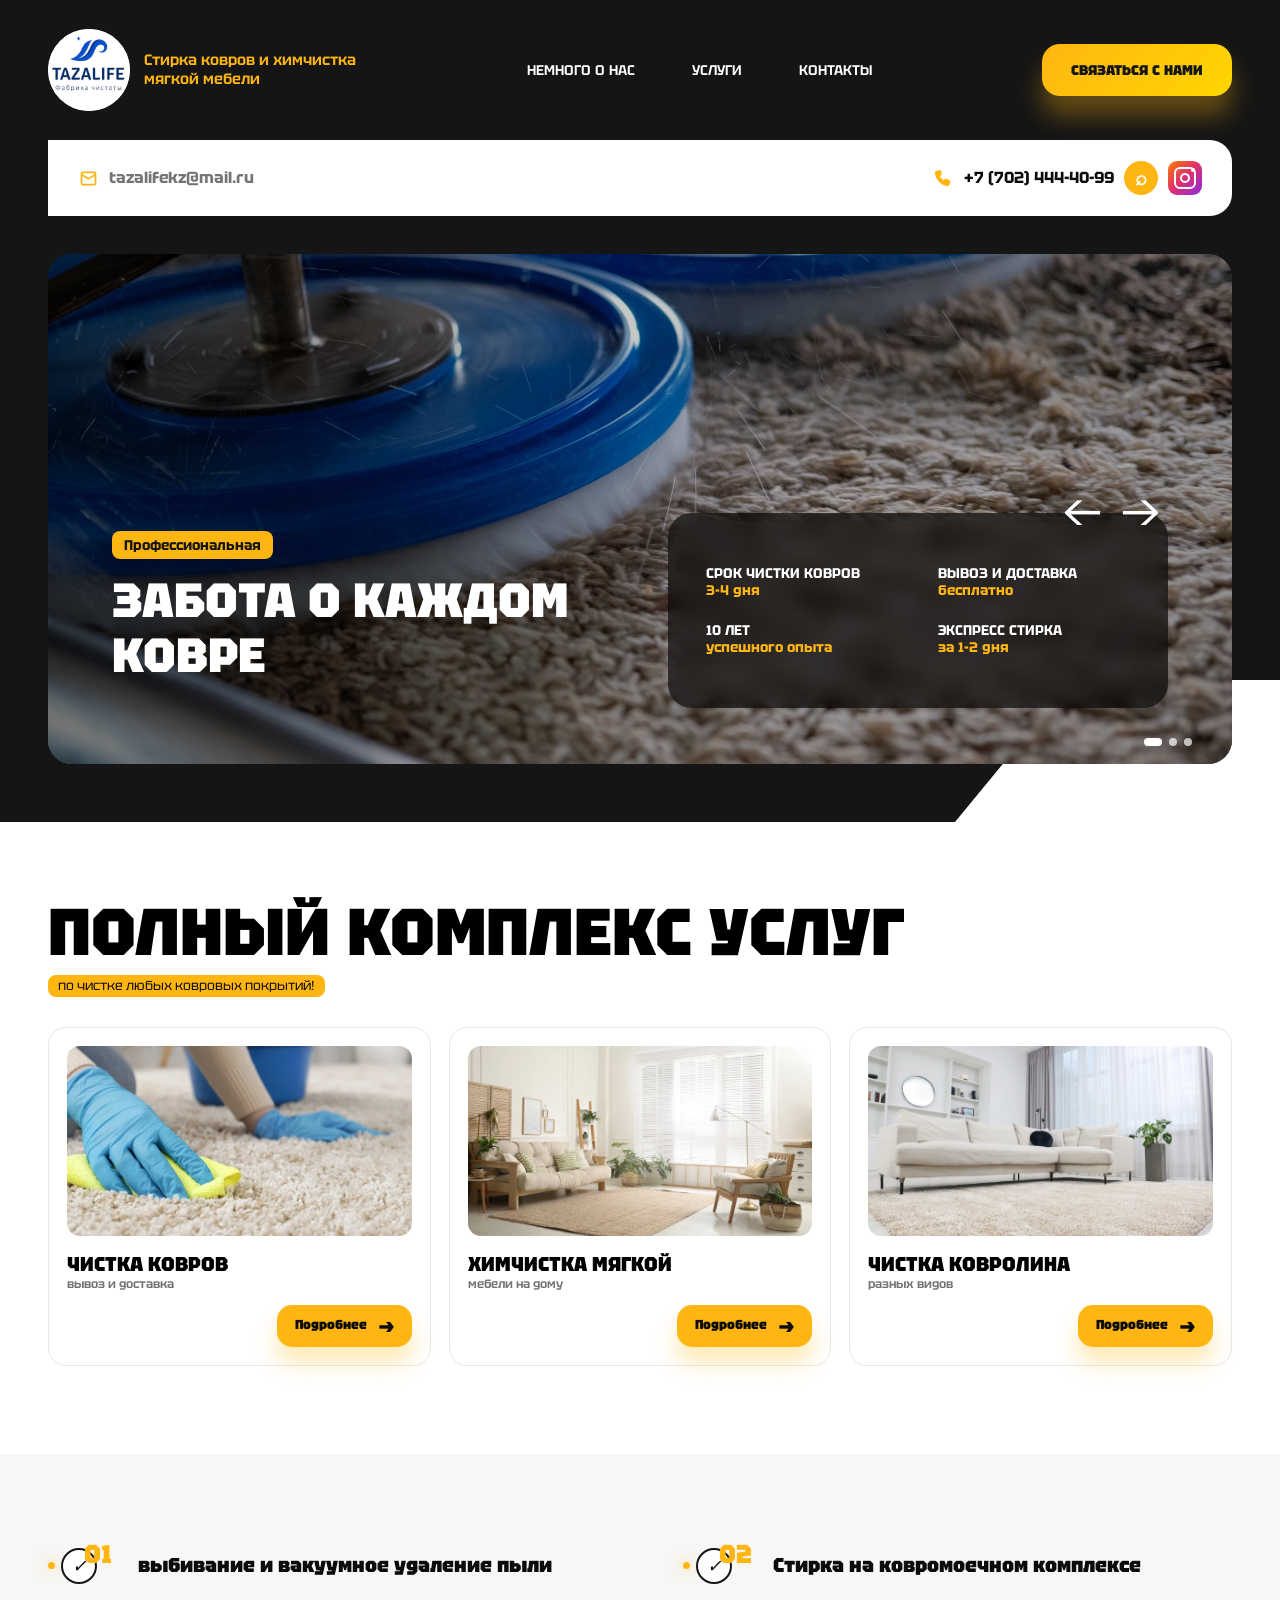
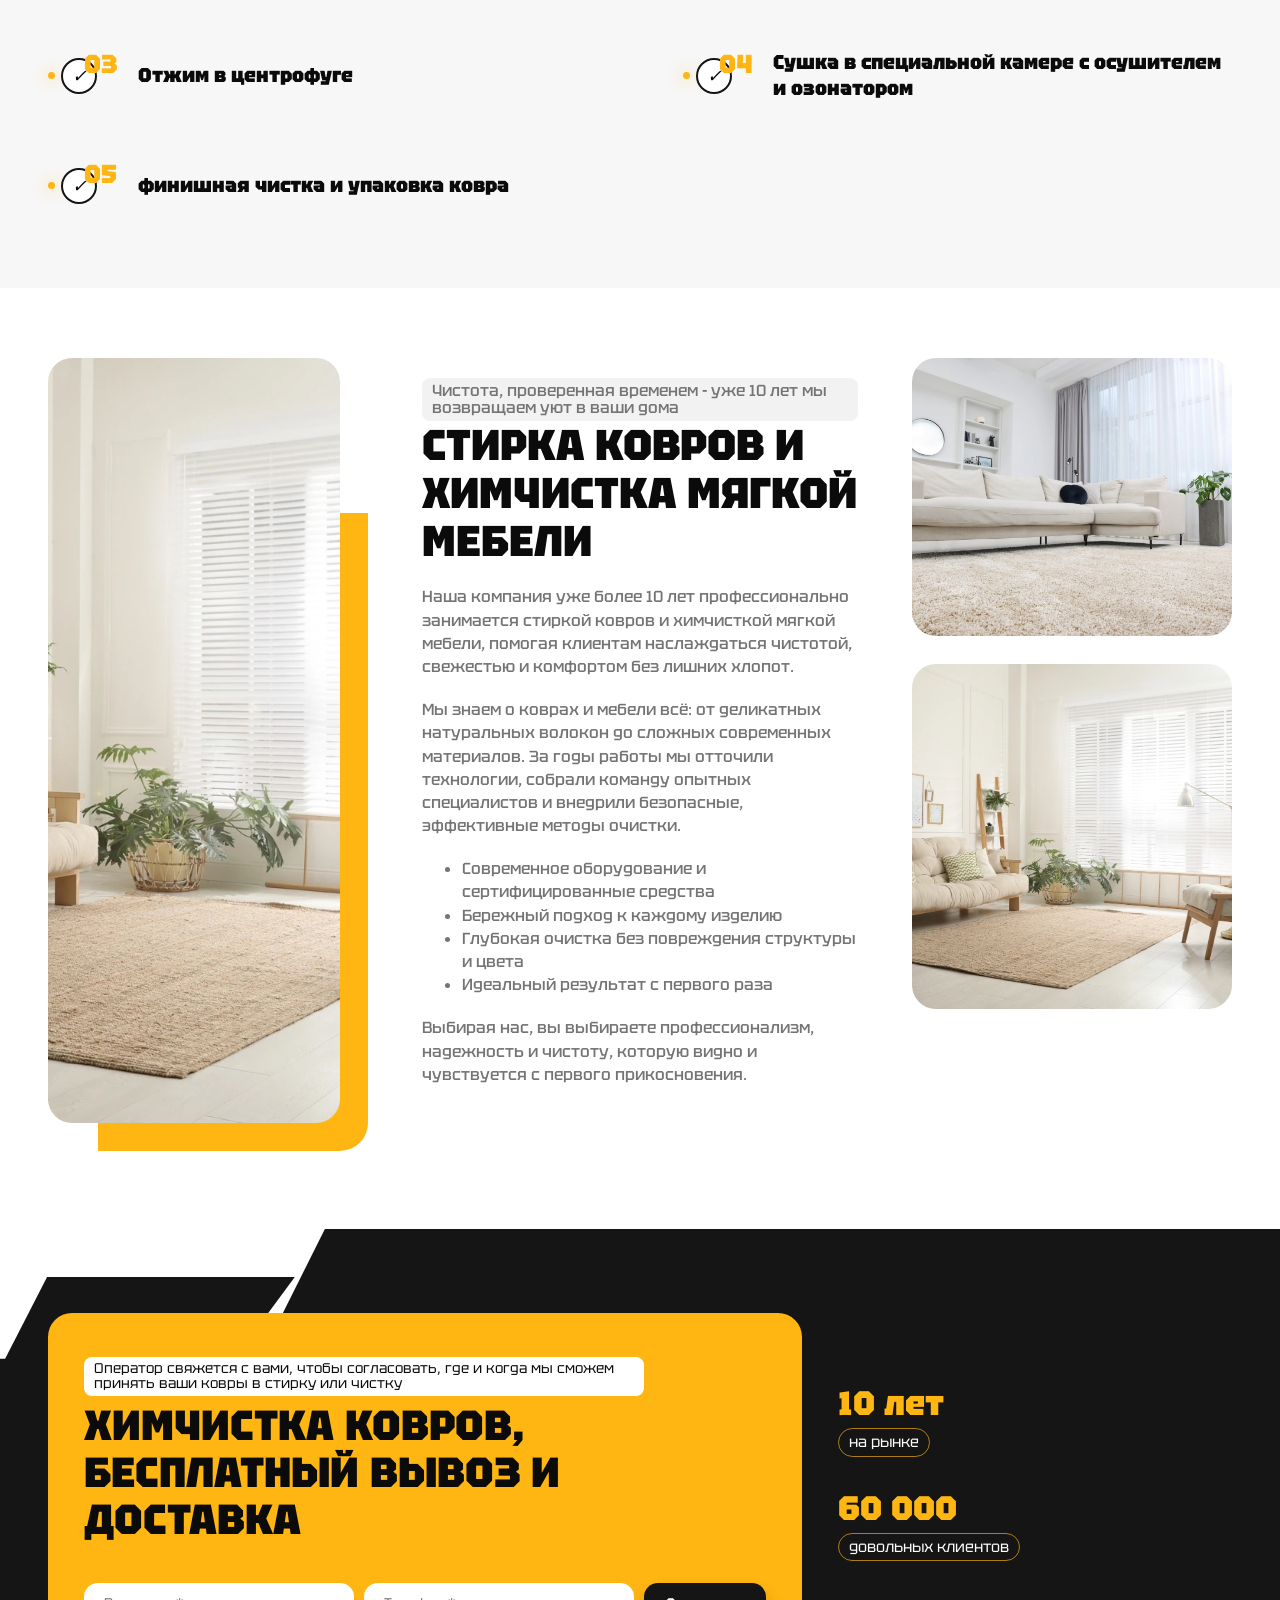
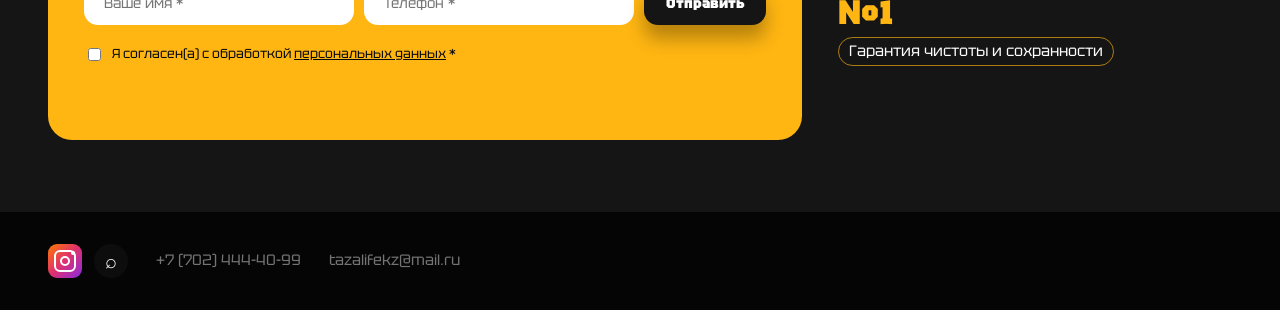
<file: index.html>
<!doctype html>
<html lang="ru">
<head>
  <meta charset="utf-8">
  <meta name="viewport" content="width=device-width, initial-scale=1">
  <meta name="format-detection" content="telephone=no">
  <title>Стирка ковров и химчистка мебели в Астане - TazaLife</title>
  <meta name="description" content="Профессиональная стирка ковров и химчистка мягкой мебели в Астане. Более 10 лет опыта, современное оборудование, безопасные средства. Работаем без выходных.">
  <meta name="keywords" content="стирка ковров Астана, химчистка мебели Астана, чистка ковров профессионально, химчистка диванов Астана, стирка ковров с вывозом">
  <link rel="preconnect" href="https://fonts.googleapis.com">
  <link rel="preconnect" href="https://fonts.gstatic.com" crossorigin>
  <link href="https://fonts.googleapis.com/css2?family=Tektur:wght@400;500;600;700;800;900&display=swap" rel="stylesheet">
  <link rel="preload" href="assets/hero-carpet-washing.webp" as="image">
  <link rel="stylesheet" href="assets/styles.css">
</head>
<body>
  <header class="site-header" data-header>
    <div class="header-shell">
      <a class="brand" href="index.html" aria-label="TazaLife">
        <img src="assets/logo.webp" alt="TazaLife" width="108" height="108">
        <span>Стирка ковров и химчистка<br>мягкой мебели</span>
      </a>
      <button class="menu-toggle" type="button" aria-expanded="false" aria-controls="site-nav" data-menu-toggle><span></span><span></span><span></span><em>Меню</em></button>
      <nav class="site-nav" id="site-nav" data-site-nav>
        <a href="index.html#about">Немного о нас</a>
        <div class="nav-dropdown">
          <a class="nav-dropdown-toggle" href="services.html">Услуги</a>
          <div class="nav-dropdown-menu">
            <a href="carpet-cleaning.html">Чистка ковров вывоз и доставка</a>
            <a href="furniture-cleaning.html">Химчистка мягкой мебели на дому</a>
            <a href="carpet-floor-cleaning.html">Чистка ковролина разных видов</a>
          </div>
        </div>
        <a href="contacts.html">Контакты</a>
      </nav>
      <a class="header-cta" href="#order">Связаться с нами</a>
    </div>
    <div class="contact-strip">
      <a class="contact-mail" href="mailto:tazalifekz@mail.ru" aria-label="Написать на почту">
        <svg viewBox="0 0 24 24" aria-hidden="true"><path d="M3 6.5A2.5 2.5 0 0 1 5.5 4h13A2.5 2.5 0 0 1 21 6.5v11A2.5 2.5 0 0 1 18.5 20h-13A2.5 2.5 0 0 1 3 17.5v-11Zm2.5-.5a.5.5 0 0 0-.5.5v.3l7 4.37 7-4.37v-.3a.5.5 0 0 0-.5-.5h-13Zm13.5 3.16-6.47 4.04a1 1 0 0 1-1.06 0L5 9.16v8.34a.5.5 0 0 0 .5.5h13a.5.5 0 0 0 .5-.5V9.16Z"></path></svg>
        <span>tazalifekz@mail.ru</span>
      </a>
      <div class="contact-actions">
        <a class="phone-link" href="tel:+77024444099" aria-label="Позвонить">
          <svg viewBox="0 0 24 24" aria-hidden="true"><path d="M7.06 2.5 4.2 3.15a2.6 2.6 0 0 0-1.98 2.9c.86 7.38 6.35 13.26 13.65 14.62a2.58 2.58 0 0 0 3-1.75l.88-2.77a2.1 2.1 0 0 0-1.16-2.55l-3.08-1.34a2.1 2.1 0 0 0-2.45.6l-.9 1.05a10.6 10.6 0 0 1-4.22-4.42l1.08-.84a2.1 2.1 0 0 0 .73-2.4L9.63 3.9A2.1 2.1 0 0 0 7.06 2.5Z"></path></svg>
          <span>+7 (702) 444-40-99</span>
        </a>
        <a class="round-link" href="https://wa.me/77024444099" target="_blank" rel="noopener" aria-label="WhatsApp">⌕</a>
        <a class="round-link" href="https://www.instagram.com/tazalife_astana" target="_blank" rel="noopener" aria-label="Instagram">◎</a>
      </div>
    </div>
  </header>

  <main id="top">
    <section class="hero-stage" aria-label="Слайдер TazaLife">
      <div class="hero-frame" data-slider>
        <article class="hero-slide is-active" data-slide>
          <img src="assets/hero-carpet-washing.webp" alt="Профессиональная стирка ковра на оборудовании">
          <div class="slide-overlay"></div>
          <div class="slide-copy"><span class="slide-pill">Профессиональная</span><h1>Забота о каждом ковре</h1></div>
          <div class="glass-stats" aria-label="Преимущества">
            <div><strong>Срок чистки ковров</strong><span>3-4 дня</span></div>
            <div><strong>Вывоз и доставка</strong><span>бесплатно</span></div>
            <div><strong>10 лет</strong><span>успешного опыта</span></div>
            <div><strong>Экспресс стирка</strong><span>за 1-2 дня</span></div>
          </div>
        </article>
        <article class="hero-slide" data-slide>
          <img src="assets/home-carpet-cleaning.webp" alt="Химчистка ковра на дому">
          <div class="slide-overlay"></div>
          <div class="slide-copy"><span class="slide-pill">Аккуратная</span><h2>Химчистка мягкой мебели</h2></div>
          <div class="glass-stats" aria-label="Преимущества">
            <div><strong>Глубокая очистка</strong><span>без запахов</span></div>
            <div><strong>Безопасно</strong><span>для семьи</span></div>
            <div><strong>На дому</strong><span>в удобное время</span></div>
            <div><strong>Контроль</strong><span>после чистки</span></div>
          </div>
        </article>
        <article class="hero-slide" data-slide>
          <img src="assets/hand-cleaning.webp" alt="Ручная чистка коврового покрытия">
          <div class="slide-overlay"></div>
          <div class="slide-copy"><span class="slide-pill">Бережная</span><h2>Чистка ковролина разных видов</h2></div>
          <div class="glass-stats" aria-label="Преимущества">
            <div><strong>Подбор технологии</strong><span>под материал</span></div>
            <div><strong>Пятна и пыль</strong><span>удаляем глубоко</span></div>
            <div><strong>Сохранность цвета</strong><span>без повреждений</span></div>
            <div><strong>Результат</strong><span>с первого раза</span></div>
          </div>
        </article>
        <div class="slider-controls" aria-label="Управление слайдером">
          <button type="button" data-slider-prev aria-label="Предыдущий слайд">←</button>
          <button type="button" data-slider-next aria-label="Следующий слайд">→</button>
        </div>
        <div class="slider-dots" data-slider-dots aria-label="Навигация по слайдам"></div>
      </div>
    </section>

    <section class="services-section home-services section-animate" id="services">
      <div class="container">
        <h2>Полный комплекс услуг</h2>
        <p class="label-line">по чистке любых ковровых покрытий!</p>
        <div class="service-cards">
          <article>
            <img src="assets/hand-cleaning.webp" alt="Чистка ковров">
            <h2>Чистка ковров</h2>
            <p>вывоз и доставка</p>
            <a href="carpet-cleaning.html">Подробнее</a>
          </article>
          <article>
            <img src="assets/clean-living-room.webp" alt="Химчистка мягкой мебели">
            <h2>Химчистка мягкой</h2>
            <p>мебели на дому</p>
            <a href="furniture-cleaning.html">Подробнее</a>
          </article>
          <article>
            <img src="assets/clean-sofa.webp" alt="Чистка ковролина">
            <h2>Чистка ковролина</h2>
            <p>разных видов</p>
            <a href="carpet-floor-cleaning.html">Подробнее</a>
          </article>
        </div>
      </div>
    </section>

    <section class="steps-section section-animate" id="process">
      <div class="container">
        <ol class="steps-list">
          <li><span class="step-mark"><i></i><b>01</b></span><strong>выбивание и вакуумное удаление пыли</strong></li>
          <li><span class="step-mark"><i></i><b>02</b></span><strong>Стирка на ковромоечном комплексе</strong></li>
          <li><span class="step-mark"><i></i><b>03</b></span><strong>Отжим в центрофуге</strong></li>
          <li><span class="step-mark"><i></i><b>04</b></span><strong>Сушка в специальной камере с осушителем и озонатором</strong></li>
          <li><span class="step-mark"><i></i><b>05</b></span><strong>финишная чистка и упаковка ковра</strong></li>
        </ol>
      </div>
    </section>

    <section class="about-section section-animate" id="about">
      <div class="container about-grid">
        <div class="about-tall"><img src="assets/clean-living-room.webp" alt="Чистый ковер в интерьере"><span></span></div>
        <div class="about-copy">
          <p class="label-line">Чистота, проверенная временем - уже 10 лет мы возвращаем уют в ваши дома</p>
          <h2>Стирка ковров и химчистка мягкой мебели</h2>
          <p>Наша компания уже более 10 лет профессионально занимается стиркой ковров и химчисткой мягкой мебели, помогая клиентам наслаждаться чистотой, свежестью и комфортом без лишних хлопот.</p>
          <p>Мы знаем о коврах и мебели всё: от деликатных натуральных волокон до сложных современных материалов. За годы работы мы отточили технологии, собрали команду опытных специалистов и внедрили безопасные, эффективные методы очистки.</p>
          <ul>
            <li>Современное оборудование и сертифицированные средства</li>
            <li>Бережный подход к каждому изделию</li>
            <li>Глубокая очистка без повреждения структуры и цвета</li>
            <li>Идеальный результат с первого раза</li>
          </ul>
          <p>Выбирая нас, вы выбираете профессионализм, надежность и чистоту, которую видно и чувствуется с первого прикосновения.</p>
        </div>
        <div class="about-side">
          <img src="assets/clean-sofa.webp" alt="Чистая мягкая мебель">
          <img src="assets/clean-living-room.webp" alt="Чистая гостиная">
        </div>
      </div>
    </section>

    <section class="order-section section-animate" id="order">
      <div class="container order-wrap">
        <div class="order-card">
          <p class="label-line">Оператор свяжется с вами, чтобы согласовать, где и когда мы сможем принять ваши ковры в стирку или чистку</p>
          <h2>Химчистка ковров, бесплатный вывоз и доставка</h2>
          <form class="mini-form" data-lead-form>
            <input type="text" name="name" placeholder="Ваше имя *" autocomplete="name" required>
            <input type="tel" name="phone" placeholder="Телефон *" autocomplete="tel" inputmode="tel" required>
            <input type="hidden" name="service" value="Заявка с сайта">
            <button type="submit">Отправить</button>
            <label><input type="checkbox" name="consent" required><span>Я согласен(а) с обработкой <a href="contacts.html">персональных данных</a> *</span></label>
            <p class="form-status" role="status" data-form-status></p>
          </form>
        </div>
        <div class="proof-list">
          <article><strong>10 лет</strong><span>на рынке</span></article>
          <article><strong>60 000</strong><span>довольных клиентов</span></article>
          <article><strong>№1</strong><span>Гарантия чистоты и сохранности</span></article>
        </div>
      </div>
    </section>
  </main>

  <footer class="site-footer" id="contacts">
    <div class="container footer-line">
      <div class="footer-socials">
        <a href="https://www.instagram.com/tazalife_astana" target="_blank" rel="noopener" aria-label="Instagram">◎</a>
        <a href="https://wa.me/77024444099" target="_blank" rel="noopener" aria-label="WhatsApp">⌕</a>
      </div>
      <a href="tel:+77024444099"><span>+7 (702) 444-40-99</span></a>
      <a href="mailto:tazalifekz@mail.ru"><span>tazalifekz@mail.ru</span></a>
    </div>
  </footer>

  <button class="to-top" type="button" aria-label="Наверх" data-to-top>↑</button>
  <script src="assets/app.js"></script>
</body>
</html>
</file>
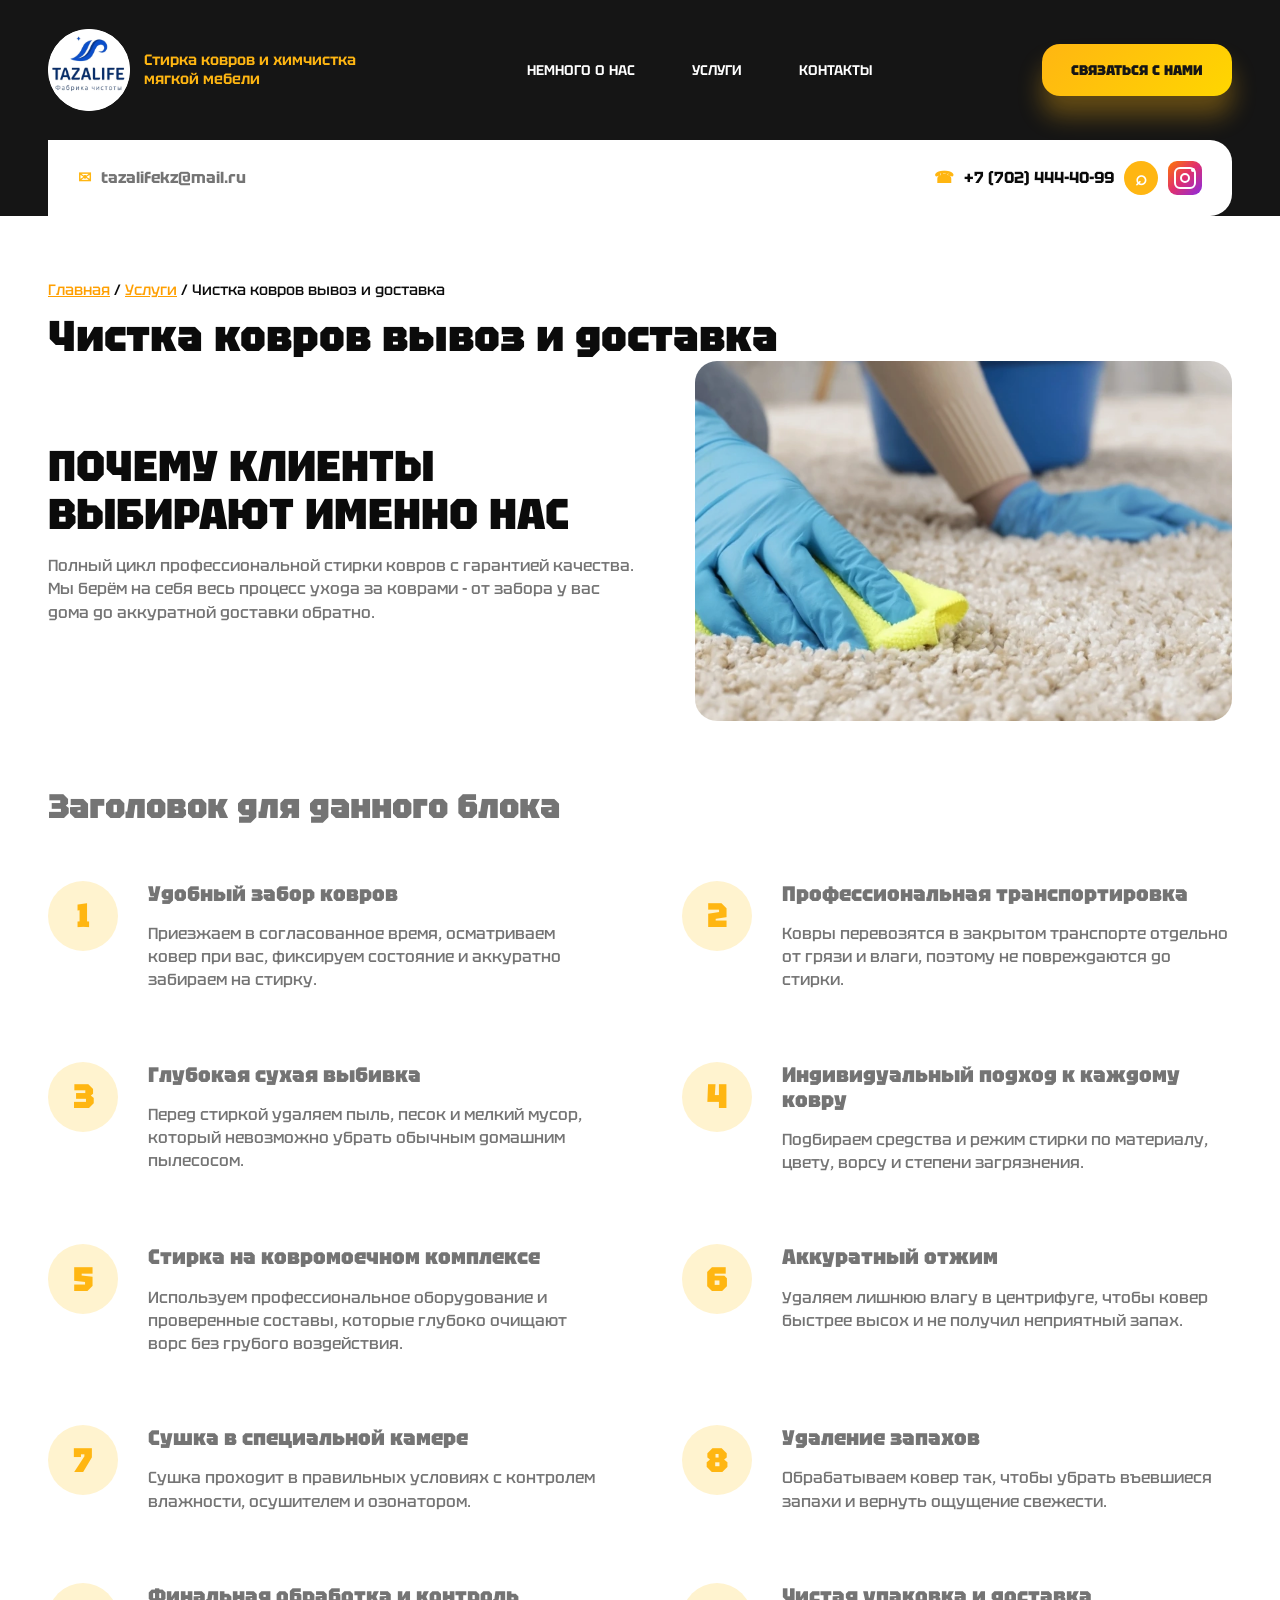
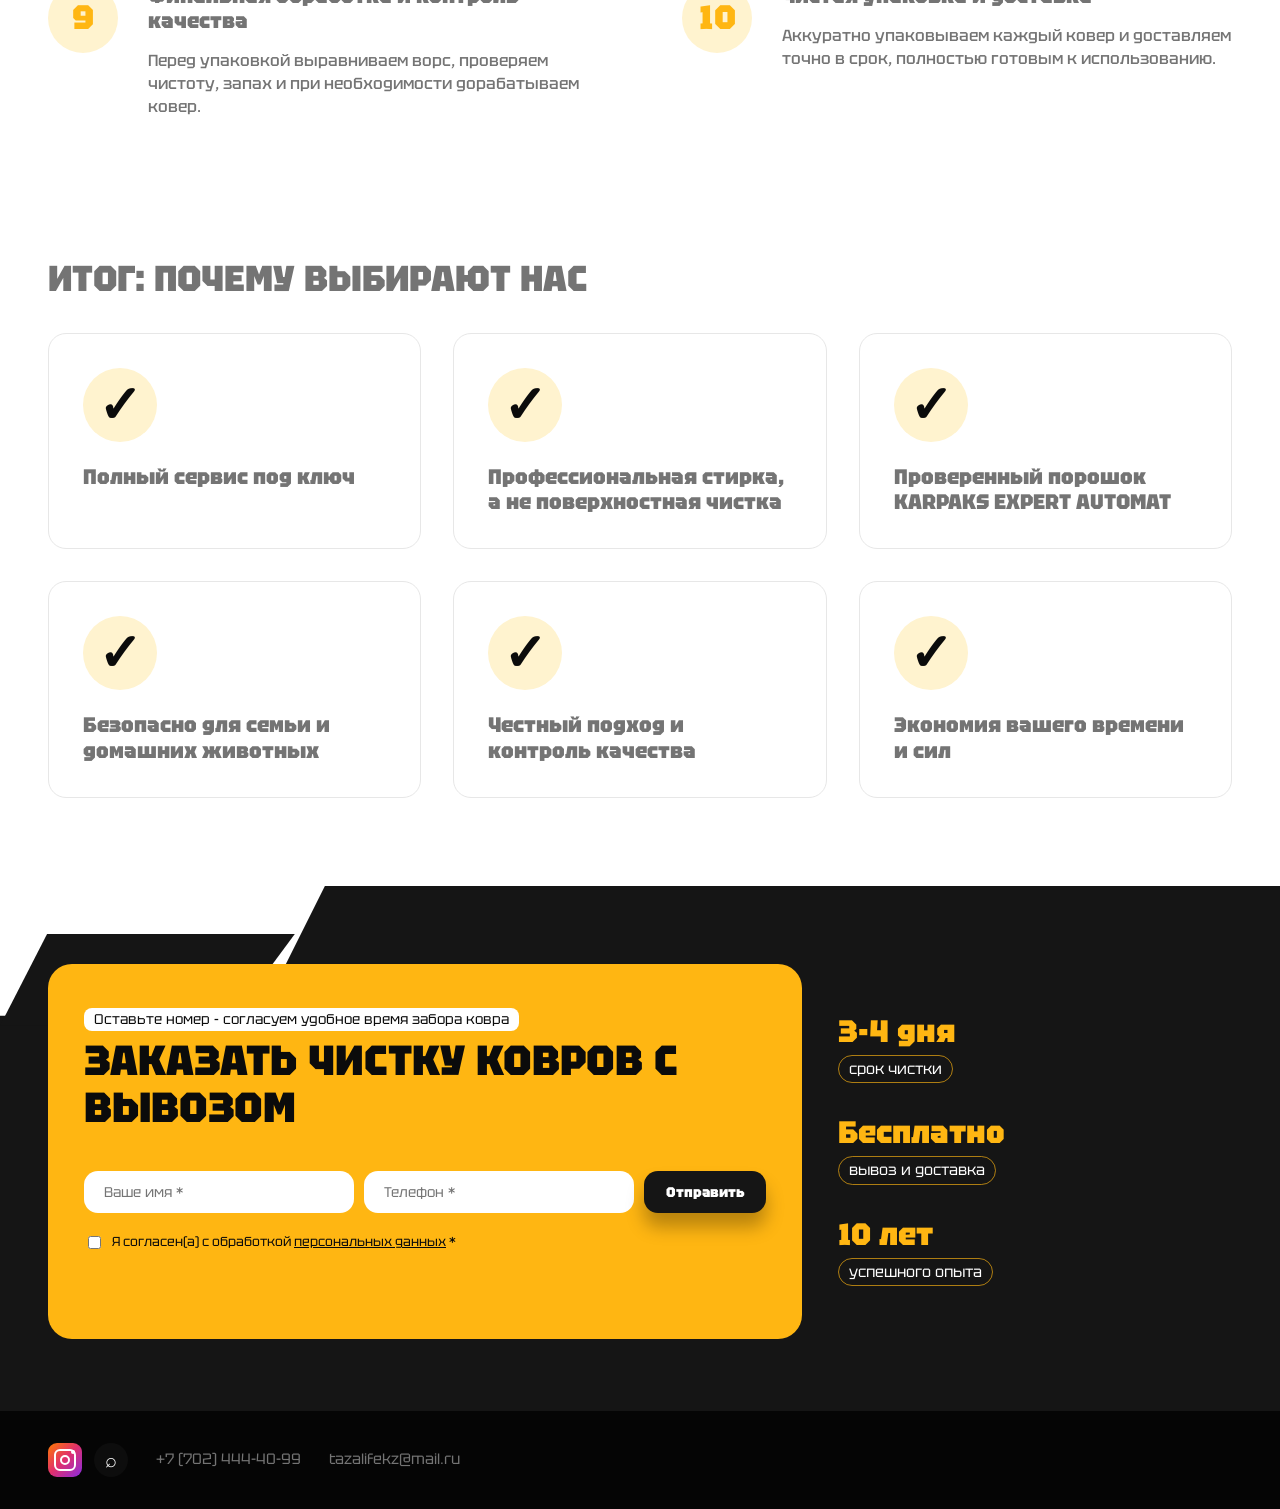
<file: carpet-cleaning.html>
<!doctype html>
<html lang="ru">
<head>
  <meta charset="utf-8">
  <meta name="viewport" content="width=device-width, initial-scale=1">
  <meta name="format-detection" content="telephone=no">
  <title>Чистка ковров с вывозом и доставкой - TazaLife</title>
  <meta name="description" content="Профессиональная чистка ковров в Астане с бесплатным вывозом и доставкой. Глубокая стирка, сушка, упаковка и контроль качества.">
  <link rel="preconnect" href="https://fonts.googleapis.com">
  <link rel="preconnect" href="https://fonts.gstatic.com" crossorigin>
  <link href="https://fonts.googleapis.com/css2?family=Tektur:wght@400;500;600;700;800;900&display=swap" rel="stylesheet">
  <link rel="stylesheet" href="assets/styles.css">
</head>
<body>
  <header class="site-header" data-header>
    <div class="header-shell">
      <a class="brand" href="index.html" aria-label="TazaLife"><img src="assets/logo.webp" alt="TazaLife"><span>Стирка ковров и химчистка<br>мягкой мебели</span></a>
      <button class="menu-toggle" type="button" aria-expanded="false" aria-controls="site-nav" data-menu-toggle><span></span><span></span><span></span><em>Меню</em></button>
      <nav class="site-nav" id="site-nav" data-site-nav"><a href="index.html#about">Немного о нас</a><div class="nav-dropdown"><a class="nav-dropdown-toggle" href="services.html">Услуги</a><div class="nav-dropdown-menu"><a href="carpet-cleaning.html">Чистка ковров вывоз и доставка</a><a href="furniture-cleaning.html">Химчистка мягкой мебели на дому</a><a href="carpet-floor-cleaning.html">Чистка ковролина разных видов</a></div></div><a href="contacts.html">Контакты</a></nav>
      <a class="header-cta" href="#order">Связаться с нами</a>
    </div>
    <div class="contact-strip">
      <a class="contact-mail" href="mailto:tazalifekz@mail.ru"><span class="mail-icon">✉</span><span>tazalifekz@mail.ru</span></a>
      <div class="contact-actions"><a class="phone-link" href="tel:+77024444099"><span>☎</span><span>+7 (702) 444-40-99</span></a><a class="round-link" href="https://wa.me/77024444099" target="_blank" rel="noopener">⌕</a><a class="round-link" href="https://www.instagram.com/tazalife_astana" target="_blank" rel="noopener">◎</a></div>
    </div>
  </header>

  <main class="page-main service-detail-page">
    <section class="detail-section section-animate is-visible">
      <div class="container">
        <div class="breadcrumbs"><a href="index.html">Главная</a> / <a href="services.html">Услуги</a> / Чистка ковров вывоз и доставка</div>
        <h1>Чистка ковров вывоз и доставка</h1>
        <div class="detail-grid">
          <div>
            <h2>Почему клиенты выбирают именно нас</h2>
            <p class="lead-text">Полный цикл профессиональной стирки ковров с гарантией качества. Мы берём на себя весь процесс ухода за коврами - от забора у вас дома до аккуратной доставки обратно.</p>
          </div>
          <img src="assets/hand-cleaning.webp" alt="Ручная чистка ковра">
        </div>

        <h3>Заголовок для данного блока</h3>
        <div class="reasons-grid">
          <article><span>1</span><div><h4>Удобный забор ковров</h4><p>Приезжаем в согласованное время, осматриваем ковер при вас, фиксируем состояние и аккуратно забираем на стирку.</p></div></article>
          <article><span>2</span><div><h4>Профессиональная транспортировка</h4><p>Ковры перевозятся в закрытом транспорте отдельно от грязи и влаги, поэтому не повреждаются до стирки.</p></div></article>
          <article><span>3</span><div><h4>Глубокая сухая выбивка</h4><p>Перед стиркой удаляем пыль, песок и мелкий мусор, который невозможно убрать обычным домашним пылесосом.</p></div></article>
          <article><span>4</span><div><h4>Индивидуальный подход к каждому ковру</h4><p>Подбираем средства и режим стирки по материалу, цвету, ворсу и степени загрязнения.</p></div></article>
          <article><span>5</span><div><h4>Стирка на ковромоечном комплексе</h4><p>Используем профессиональное оборудование и проверенные составы, которые глубоко очищают ворс без грубого воздействия.</p></div></article>
          <article><span>6</span><div><h4>Аккуратный отжим</h4><p>Удаляем лишнюю влагу в центрифуге, чтобы ковер быстрее высох и не получил неприятный запах.</p></div></article>
          <article><span>7</span><div><h4>Сушка в специальной камере</h4><p>Сушка проходит в правильных условиях с контролем влажности, осушителем и озонатором.</p></div></article>
          <article><span>8</span><div><h4>Удаление запахов</h4><p>Обрабатываем ковер так, чтобы убрать въевшиеся запахи и вернуть ощущение свежести.</p></div></article>
          <article><span>9</span><div><h4>Финальная обработка и контроль качества</h4><p>Перед упаковкой выравниваем ворс, проверяем чистоту, запах и при необходимости дорабатываем ковер.</p></div></article>
          <article><span>10</span><div><h4>Чистая упаковка и доставка</h4><p>Аккуратно упаковываем каждый ковер и доставляем точно в срок, полностью готовым к использованию.</p></div></article>
        </div>
      </div>
    </section>

    <section class="summary-section section-animate is-visible">
      <div class="container">
        <h2>Итог: почему выбирают нас</h2>
        <div class="summary-grid">
          <article><span>✓</span><h3>Полный сервис под ключ</h3></article>
          <article><span>✓</span><h3>Профессиональная стирка, а не поверхностная чистка</h3></article>
          <article><span>✓</span><h3>Проверенный порошок KARPAKS EXPERT AUTOMAT</h3></article>
          <article><span>✓</span><h3>Безопасно для семьи и домашних животных</h3></article>
          <article><span>✓</span><h3>Честный подход и контроль качества</h3></article>
          <article><span>✓</span><h3>Экономия вашего времени и сил</h3></article>
        </div>
      </div>
    </section>
    <section class="order-section service-lead-section section-animate is-visible" id="order">
      <div class="container order-wrap">
        <div class="order-card">
          <p class="label-line">Оставьте номер - согласуем удобное время забора ковра</p>
          <h2>Заказать чистку ковров с вывозом</h2>
          <form class="mini-form" data-lead-form>
            <input type="text" name="name" placeholder="Ваше имя *" autocomplete="name" required>
            <input type="tel" name="phone" placeholder="Телефон *" autocomplete="tel" inputmode="tel" required>
            <input type="hidden" name="service" value="Чистка ковров с вывозом и доставкой">
            <button type="submit">Отправить</button>
            <label><input type="checkbox" name="consent" required><span>Я согласен(а) с обработкой <a href="contacts.html">персональных данных</a> *</span></label>
            <p class="form-status" role="status" data-form-status></p>
          </form>
        </div>
        <div class="proof-list">
          <article><strong>3-4 дня</strong><span>срок чистки</span></article>
          <article><strong>Бесплатно</strong><span>вывоз и доставка</span></article>
          <article><strong>10 лет</strong><span>успешного опыта</span></article>
        </div>
      </div>
    </section>
  </main>

  <footer class="site-footer">
    <div class="container footer-line">
      <div class="footer-socials"><a href="https://www.instagram.com/tazalife_astana" target="_blank" rel="noopener">◎</a><a href="https://wa.me/77024444099" target="_blank" rel="noopener">⌕</a></div>
      <a href="tel:+77024444099"><span>+7 (702) 444-40-99</span></a>
      <a href="mailto:tazalifekz@mail.ru"><span>tazalifekz@mail.ru</span></a>
    </div>
  </footer>
  <button class="to-top" type="button" aria-label="Наверх" data-to-top>↑</button>
  <script src="assets/app.js"></script>
</body>
</html>
</file>
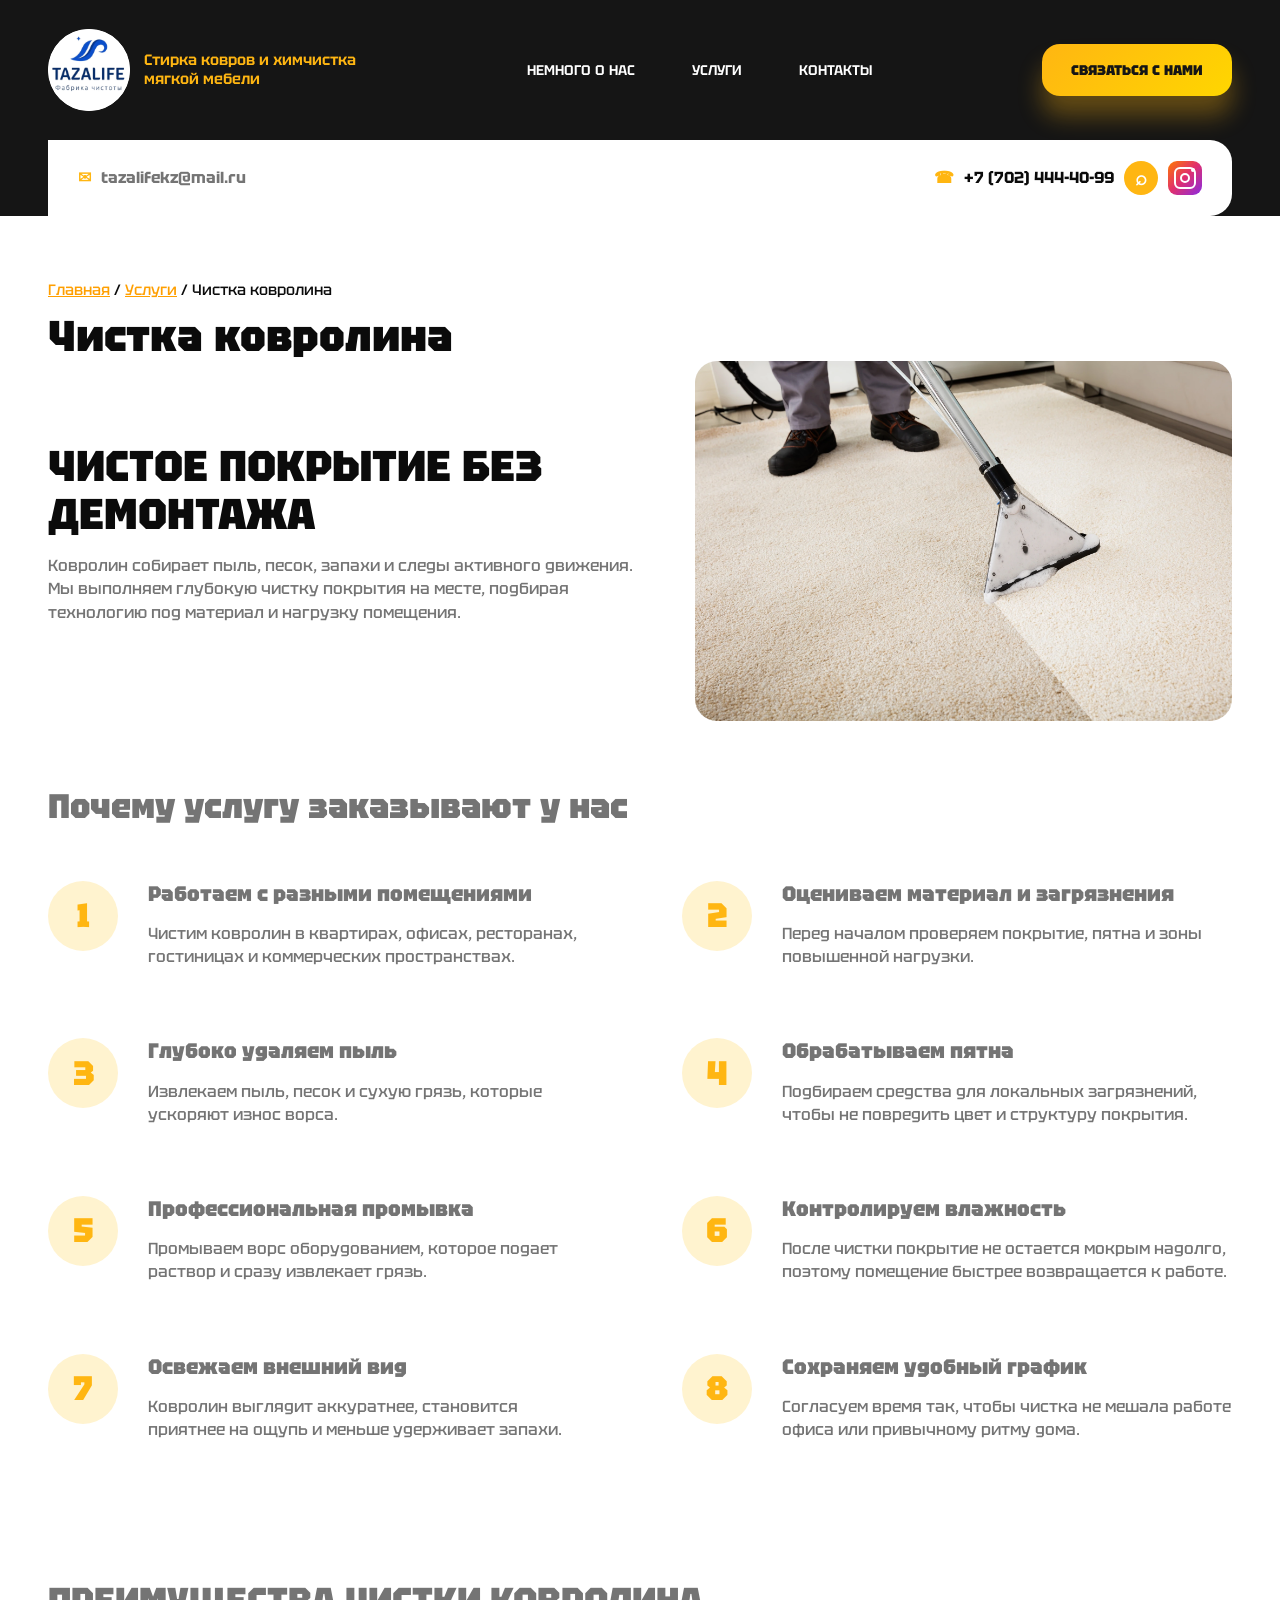
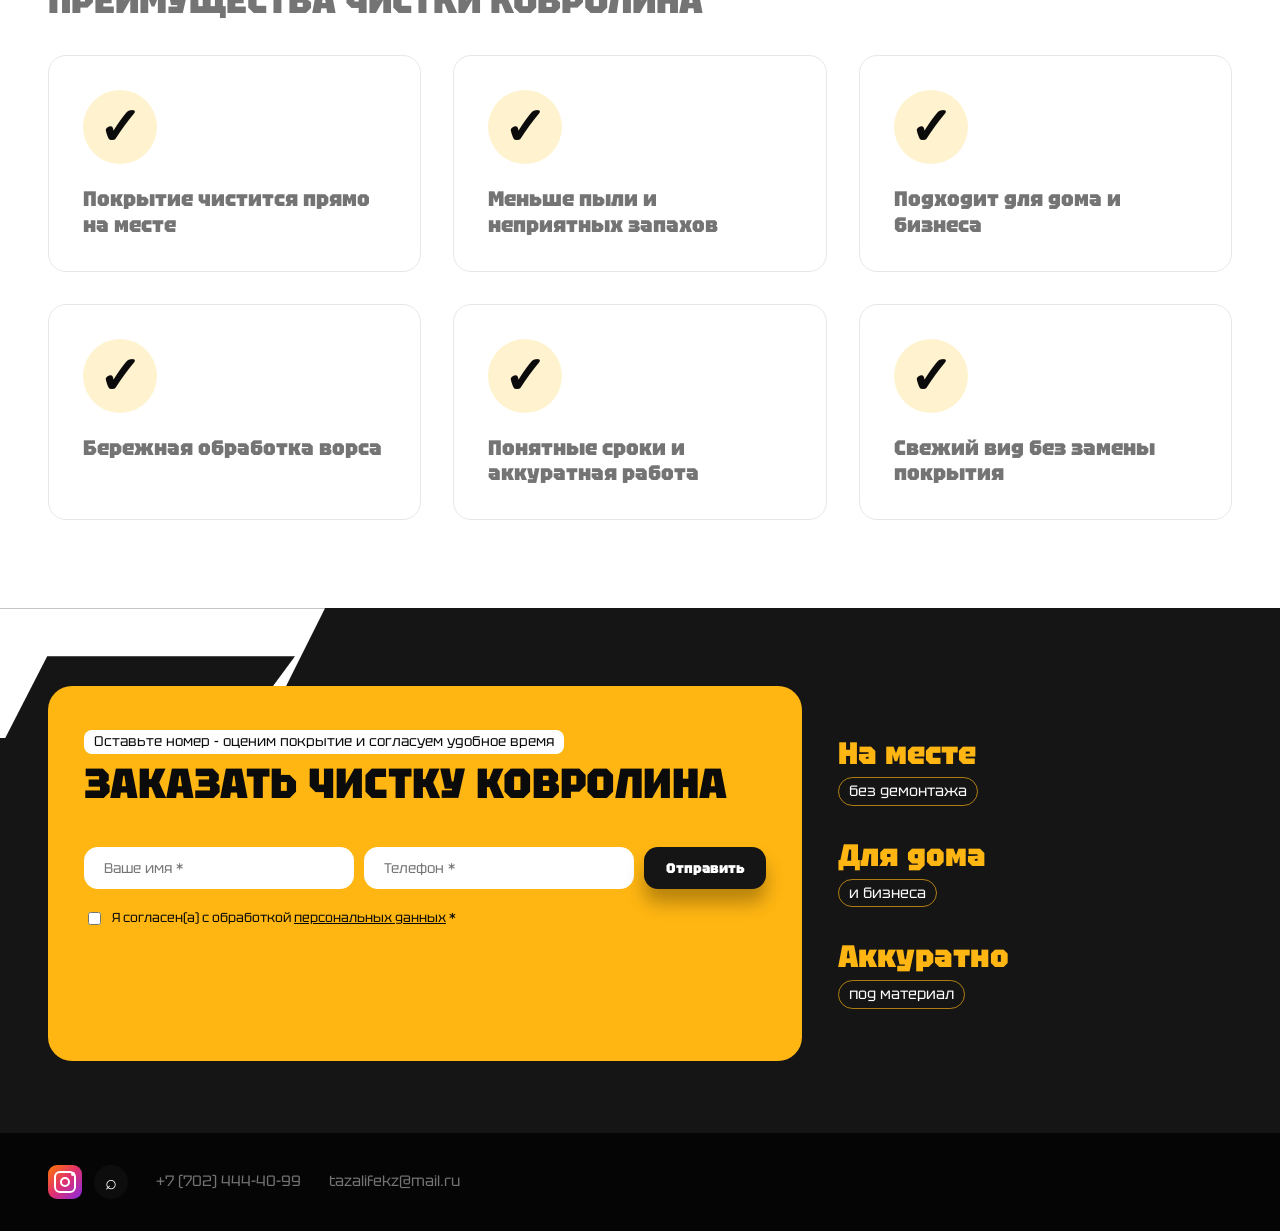
<file: carpet-floor-cleaning.html>
<!doctype html>
<html lang="ru">
<head>
  <meta charset="utf-8">
  <meta name="viewport" content="width=device-width, initial-scale=1">
  <meta name="format-detection" content="telephone=no">
  <title>Чистка ковролина - TazaLife</title>
  <meta name="description" content="Профессиональная чистка ковролина в Астане для дома, офиса, ресторанов и гостиниц. Удаление пыли, пятен и запахов.">
  <link rel="preconnect" href="https://fonts.googleapis.com">
  <link rel="preconnect" href="https://fonts.gstatic.com" crossorigin>
  <link href="https://fonts.googleapis.com/css2?family=Tektur:wght@400;500;600;700;800;900&display=swap" rel="stylesheet">
  <link rel="stylesheet" href="assets/styles.css">
</head>
<body>
  <header class="site-header" data-header>
    <div class="header-shell">
      <a class="brand" href="index.html" aria-label="TazaLife"><img src="assets/logo.webp" alt="TazaLife"><span>Стирка ковров и химчистка<br>мягкой мебели</span></a>
      <button class="menu-toggle" type="button" aria-expanded="false" aria-controls="site-nav" data-menu-toggle><span></span><span></span><span></span><em>Меню</em></button>
      <nav class="site-nav" id="site-nav" data-site-nav"><a href="index.html#about">Немного о нас</a><div class="nav-dropdown"><a class="nav-dropdown-toggle" href="services.html">Услуги</a><div class="nav-dropdown-menu"><a href="carpet-cleaning.html">Чистка ковров вывоз и доставка</a><a href="furniture-cleaning.html">Химчистка мягкой мебели на дому</a><a href="carpet-floor-cleaning.html">Чистка ковролина разных видов</a></div></div><a href="contacts.html">Контакты</a></nav>
      <a class="header-cta" href="#order">Связаться с нами</a>
    </div>
    <div class="contact-strip">
      <a class="contact-mail" href="mailto:tazalifekz@mail.ru"><span class="mail-icon">✉</span><span>tazalifekz@mail.ru</span></a>
      <div class="contact-actions"><a class="phone-link" href="tel:+77024444099"><span>☎</span><span>+7 (702) 444-40-99</span></a><a class="round-link" href="https://wa.me/77024444099" target="_blank" rel="noopener">⌕</a><a class="round-link" href="https://www.instagram.com/tazalife_astana" target="_blank" rel="noopener">◎</a></div>
    </div>
  </header>

  <main class="page-main service-detail-page">
    <section class="detail-section section-animate is-visible">
      <div class="container">
        <div class="breadcrumbs"><a href="index.html">Главная</a> / <a href="services.html">Услуги</a> / Чистка ковролина</div>
        <h1>Чистка ковролина</h1>
        <div class="detail-grid">
          <div>
            <h2>Чистое покрытие без демонтажа</h2>
            <p class="lead-text">Ковролин собирает пыль, песок, запахи и следы активного движения. Мы выполняем глубокую чистку покрытия на месте, подбирая технологию под материал и нагрузку помещения.</p>
          </div>
          <img src="assets/home-carpet-cleaning.webp" alt="Чистка ковролина в помещении">
        </div>

        <h3>Почему услугу заказывают у нас</h3>
        <div class="reasons-grid">
          <article><span>1</span><div><h4>Работаем с разными помещениями</h4><p>Чистим ковролин в квартирах, офисах, ресторанах, гостиницах и коммерческих пространствах.</p></div></article>
          <article><span>2</span><div><h4>Оцениваем материал и загрязнения</h4><p>Перед началом проверяем покрытие, пятна и зоны повышенной нагрузки.</p></div></article>
          <article><span>3</span><div><h4>Глубоко удаляем пыль</h4><p>Извлекаем пыль, песок и сухую грязь, которые ускоряют износ ворса.</p></div></article>
          <article><span>4</span><div><h4>Обрабатываем пятна</h4><p>Подбираем средства для локальных загрязнений, чтобы не повредить цвет и структуру покрытия.</p></div></article>
          <article><span>5</span><div><h4>Профессиональная промывка</h4><p>Промываем ворс оборудованием, которое подает раствор и сразу извлекает грязь.</p></div></article>
          <article><span>6</span><div><h4>Контролируем влажность</h4><p>После чистки покрытие не остается мокрым надолго, поэтому помещение быстрее возвращается к работе.</p></div></article>
          <article><span>7</span><div><h4>Освежаем внешний вид</h4><p>Ковролин выглядит аккуратнее, становится приятнее на ощупь и меньше удерживает запахи.</p></div></article>
          <article><span>8</span><div><h4>Сохраняем удобный график</h4><p>Согласуем время так, чтобы чистка не мешала работе офиса или привычному ритму дома.</p></div></article>
        </div>
      </div>
    </section>

    <section class="summary-section section-animate is-visible">
      <div class="container">
        <h2>Преимущества чистки ковролина</h2>
        <div class="summary-grid">
          <article><span>✓</span><h3>Покрытие чистится прямо на месте</h3></article>
          <article><span>✓</span><h3>Меньше пыли и неприятных запахов</h3></article>
          <article><span>✓</span><h3>Подходит для дома и бизнеса</h3></article>
          <article><span>✓</span><h3>Бережная обработка ворса</h3></article>
          <article><span>✓</span><h3>Понятные сроки и аккуратная работа</h3></article>
          <article><span>✓</span><h3>Свежий вид без замены покрытия</h3></article>
        </div>
      </div>
    </section>
    <section class="order-section service-lead-section section-animate is-visible" id="order">
      <div class="container order-wrap">
        <div class="order-card">
          <p class="label-line">Оставьте номер - оценим покрытие и согласуем удобное время</p>
          <h2>Заказать чистку ковролина</h2>
          <form class="mini-form" data-lead-form>
            <input type="text" name="name" placeholder="Ваше имя *" autocomplete="name" required>
            <input type="tel" name="phone" placeholder="Телефон *" autocomplete="tel" inputmode="tel" required>
            <input type="hidden" name="service" value="Чистка ковролина">
            <button type="submit">Отправить</button>
            <label><input type="checkbox" name="consent" required><span>Я согласен(а) с обработкой <a href="contacts.html">персональных данных</a> *</span></label>
            <p class="form-status" role="status" data-form-status></p>
          </form>
        </div>
        <div class="proof-list">
          <article><strong>На месте</strong><span>без демонтажа</span></article>
          <article><strong>Для дома</strong><span>и бизнеса</span></article>
          <article><strong>Аккуратно</strong><span>под материал</span></article>
        </div>
      </div>
    </section>
  </main>

  <footer class="site-footer">
    <div class="container footer-line">
      <div class="footer-socials"><a href="https://www.instagram.com/tazalife_astana" target="_blank" rel="noopener">◎</a><a href="https://wa.me/77024444099" target="_blank" rel="noopener">⌕</a></div>
      <a href="tel:+77024444099"><span>+7 (702) 444-40-99</span></a>
      <a href="mailto:tazalifekz@mail.ru"><span>tazalifekz@mail.ru</span></a>
    </div>
  </footer>
  <button class="to-top" type="button" aria-label="Наверх" data-to-top>↑</button>
  <script src="assets/app.js"></script>
</body>
</html>
</file>
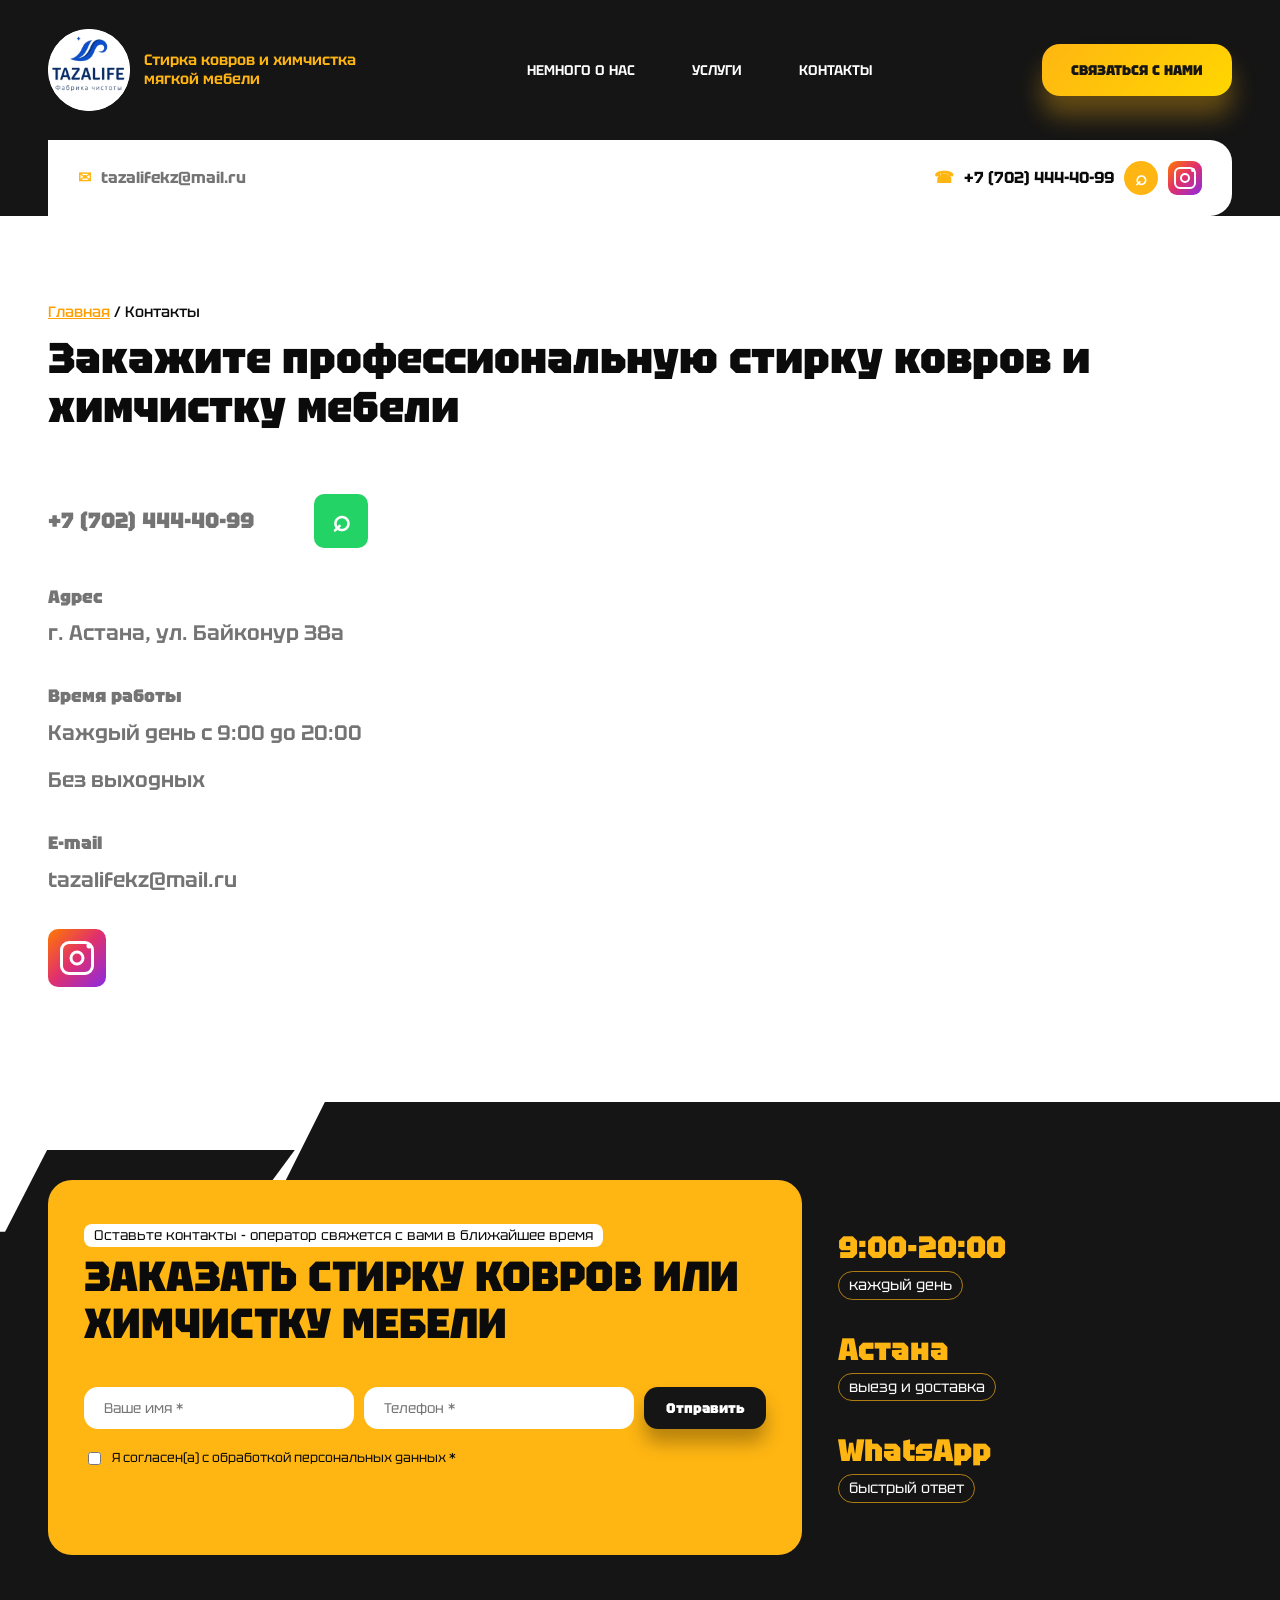
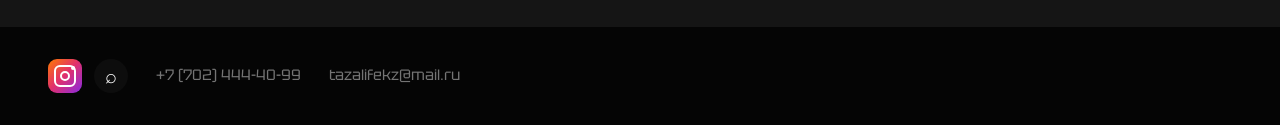
<file: contacts.html>
<!doctype html>
<html lang="ru">
<head>
  <meta charset="utf-8">
  <meta name="viewport" content="width=device-width, initial-scale=1">
  <meta name="format-detection" content="telephone=no">
  <title>Контакты - TazaLife</title>
  <link rel="preconnect" href="https://fonts.googleapis.com">
  <link rel="preconnect" href="https://fonts.gstatic.com" crossorigin>
  <link href="https://fonts.googleapis.com/css2?family=Tektur:wght@400;500;600;700;800;900&display=swap" rel="stylesheet">
  <link rel="stylesheet" href="assets/styles.css">
</head>
<body>
  <header class="site-header" data-header>
    <div class="header-shell">
      <a class="brand" href="index.html" aria-label="TazaLife"><img src="assets/logo.webp" alt="TazaLife"><span>Стирка ковров и химчистка<br>мягкой мебели</span></a>
      <button class="menu-toggle" type="button" aria-expanded="false" aria-controls="site-nav" data-menu-toggle><span></span><span></span><span></span><em>Меню</em></button>
      <nav class="site-nav" id="site-nav" data-site-nav"><a href="index.html#about">Немного о нас</a><div class="nav-dropdown"><a class="nav-dropdown-toggle" href="services.html">Услуги</a><div class="nav-dropdown-menu"><a href="carpet-cleaning.html">Чистка ковров вывоз и доставка</a><a href="furniture-cleaning.html">Химчистка мягкой мебели на дому</a><a href="carpet-floor-cleaning.html">Чистка ковролина разных видов</a></div></div><a href="contacts.html">Контакты</a></nav>
      <a class="header-cta" href="#order">Связаться с нами</a>
    </div>
    <div class="contact-strip">
      <a class="contact-mail" href="mailto:tazalifekz@mail.ru"><span class="mail-icon">✉</span><span>tazalifekz@mail.ru</span></a>
      <div class="contact-actions"><a class="phone-link" href="tel:+77024444099"><span>☎</span><span>+7 (702) 444-40-99</span></a><a class="round-link" href="https://wa.me/77024444099" target="_blank" rel="noopener">⌕</a><a class="round-link" href="https://www.instagram.com/tazalife_astana" target="_blank" rel="noopener">◎</a></div>
    </div>
  </header>

  <main class="page-main">
    <section class="contact-page section-animate is-visible">
      <div class="container">
        <div class="breadcrumbs"><a href="index.html">Главная</a> / Контакты</div>
        <h1>Закажите профессиональную стирку ковров и химчистку мебели</h1>
        <div class="contact-layout">
          <aside class="contact-info">
            <a class="big-phone" href="tel:+77024444099">+7 (702) 444-40-99</a>
            <a class="whatsapp-square" href="https://wa.me/77024444099" target="_blank" rel="noopener">⌕</a>
            <h2>Адрес</h2>
            <p>г. Астана, ул. Байконур 38а</p>
            <h2>Время работы</h2>
            <p>Каждый день с 9:00 до 20:00</p>
            <p>Без выходных</p>
            <h2>E-mail</h2>
            <p><a href="mailto:tazalifekz@mail.ru">tazalifekz@mail.ru</a></p>
            <a class="instagram-square" href="https://www.instagram.com/tazalife_astana" target="_blank" rel="noopener" aria-label="Instagram">IG</a>
          </aside>
          <div class="map-frame">
            <iframe title="Карта TazaLife" src="https://yandex.kz/map-widget/v1/?text=%D0%90%D1%81%D1%82%D0%B0%D0%BD%D0%B0%2C%20%D1%83%D0%BB.%20%D0%91%D0%B0%D0%B9%D0%BA%D0%BE%D0%BD%D1%83%D1%80%2038%D0%B0&z=14" loading="lazy"></iframe>
          </div>
        </div>
      </div>
    </section>
    <section class="order-section contact-lead-section section-animate is-visible" id="order">
      <div class="container order-wrap">
        <div class="order-card">
          <p class="label-line">Оставьте контакты - оператор свяжется с вами в ближайшее время</p>
          <h2>Заказать стирку ковров или химчистку мебели</h2>
          <form class="mini-form" data-lead-form>
            <input type="text" name="name" placeholder="Ваше имя *" autocomplete="name" required>
            <input type="tel" name="phone" placeholder="Телефон *" autocomplete="tel" inputmode="tel" required>
            <input type="hidden" name="service" value="Заявка со страницы контактов">
            <button type="submit">Отправить</button>
            <label><input type="checkbox" name="consent" required><span>Я согласен(а) с обработкой персональных данных *</span></label>
            <p class="form-status" role="status" data-form-status></p>
          </form>
        </div>
        <div class="proof-list">
          <article><strong>9:00-20:00</strong><span>каждый день</span></article>
          <article><strong>Астана</strong><span>выезд и доставка</span></article>
          <article><strong>WhatsApp</strong><span>быстрый ответ</span></article>
        </div>
      </div>
    </section>
  </main>

  <footer class="site-footer">
    <div class="container footer-line">
      <div class="footer-socials"><a href="https://www.instagram.com/tazalife_astana" target="_blank" rel="noopener">◎</a><a href="https://wa.me/77024444099" target="_blank" rel="noopener">⌕</a></div>
      <a href="tel:+77024444099"><span>+7 (702) 444-40-99</span></a>
      <a href="mailto:tazalifekz@mail.ru"><span>tazalifekz@mail.ru</span></a>
    </div>
  </footer>
  <button class="to-top" type="button" aria-label="Наверх" data-to-top>↑</button>
  <script src="assets/app.js"></script>
</body>
</html>
</file>
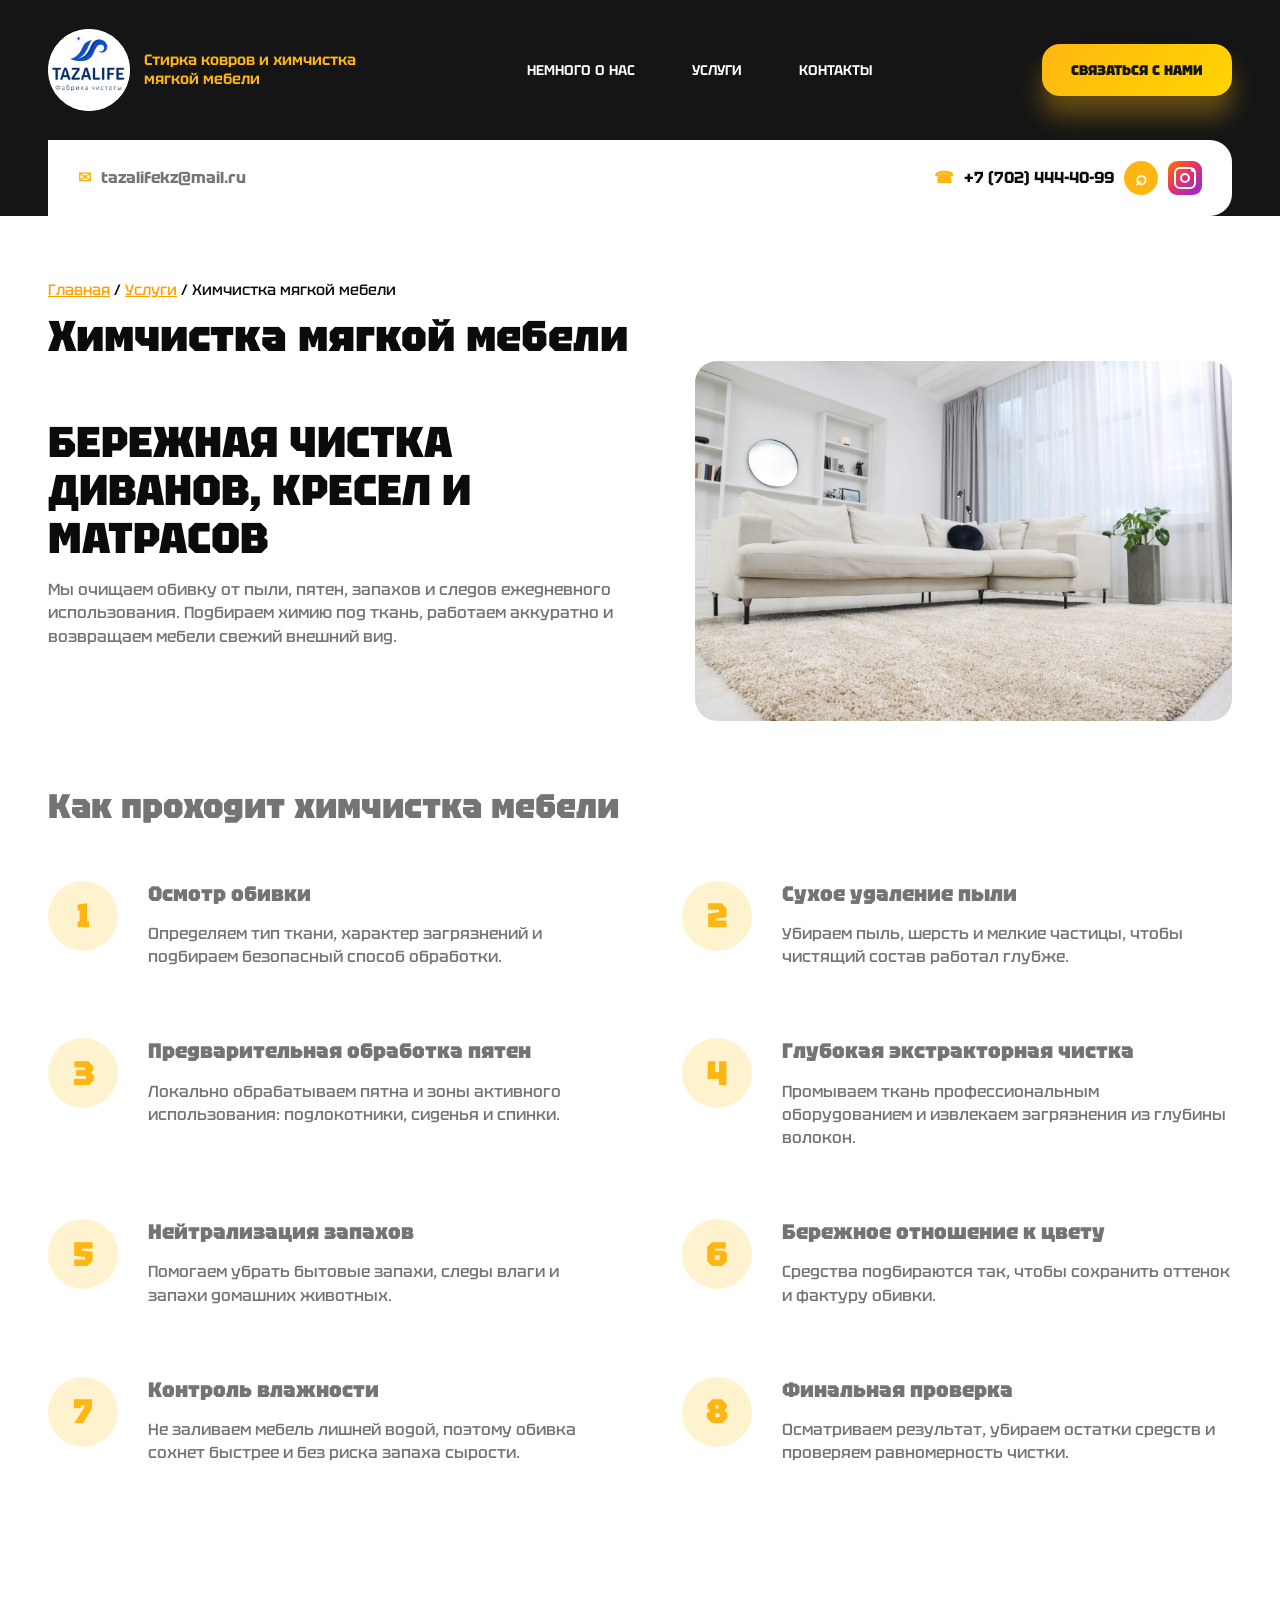
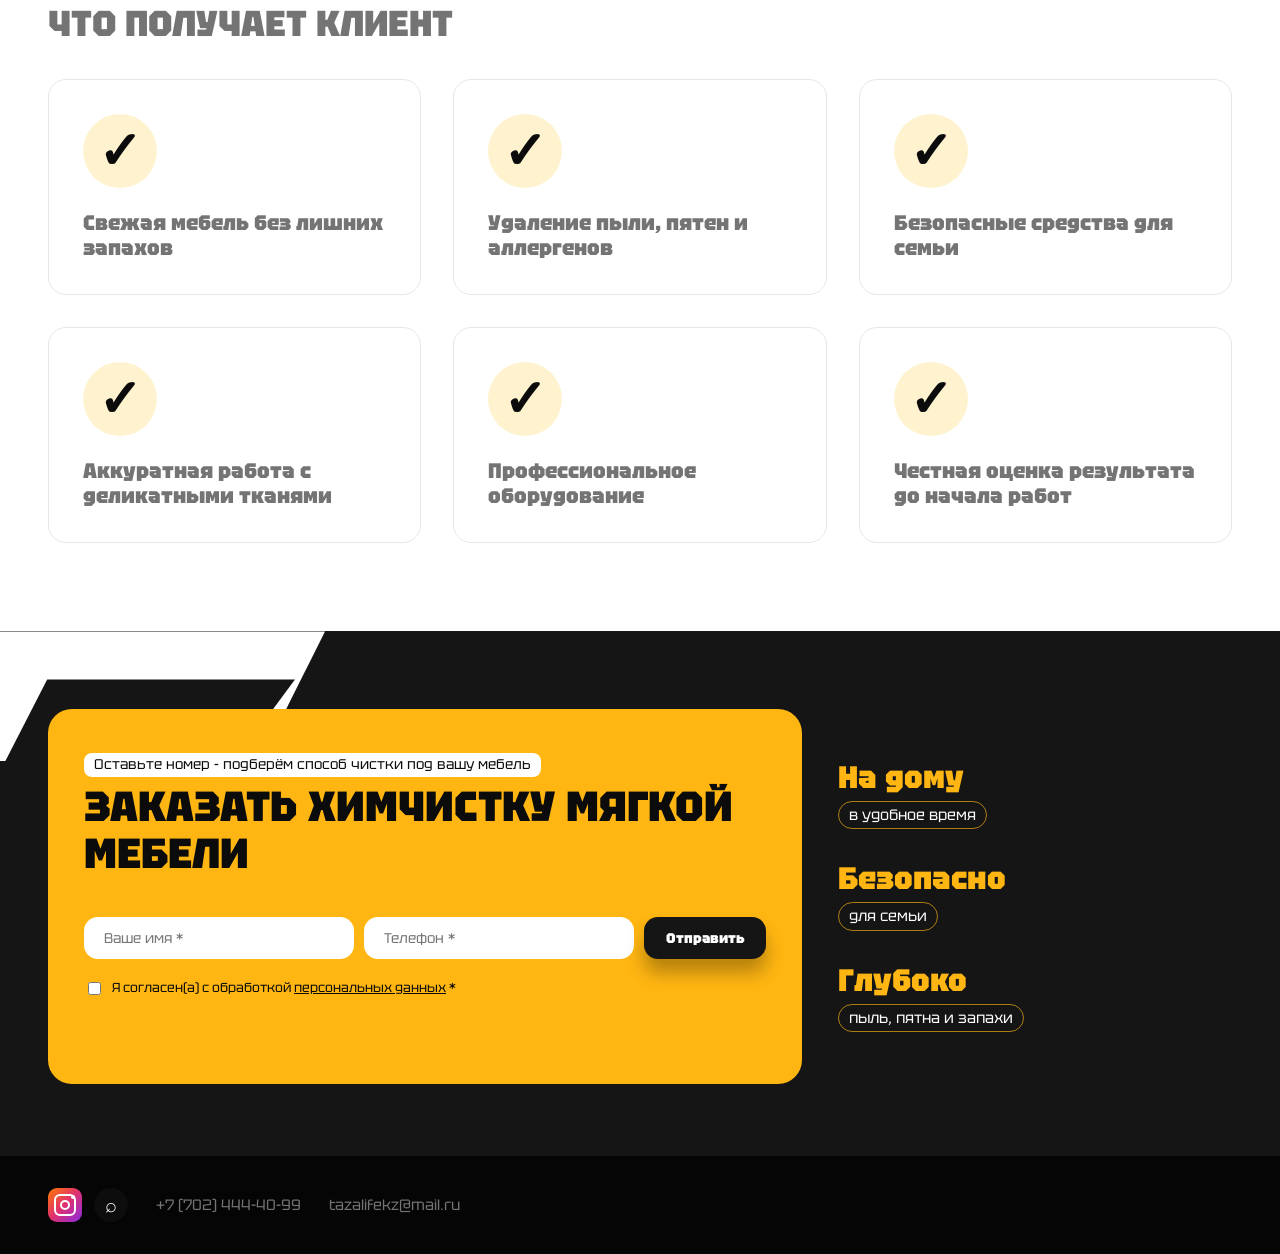
<file: furniture-cleaning.html>
<!doctype html>
<html lang="ru">
<head>
  <meta charset="utf-8">
  <meta name="viewport" content="width=device-width, initial-scale=1">
  <meta name="format-detection" content="telephone=no">
  <title>Химчистка мягкой мебели - TazaLife</title>
  <meta name="description" content="Химчистка мягкой мебели в Астане: диваны, кресла, матрасы и обивка. Безопасные средства, удаление пятен и запахов.">
  <link rel="preconnect" href="https://fonts.googleapis.com">
  <link rel="preconnect" href="https://fonts.gstatic.com" crossorigin>
  <link href="https://fonts.googleapis.com/css2?family=Tektur:wght@400;500;600;700;800;900&display=swap" rel="stylesheet">
  <link rel="stylesheet" href="assets/styles.css">
</head>
<body>
  <header class="site-header" data-header>
    <div class="header-shell">
      <a class="brand" href="index.html" aria-label="TazaLife"><img src="assets/logo.webp" alt="TazaLife"><span>Стирка ковров и химчистка<br>мягкой мебели</span></a>
      <button class="menu-toggle" type="button" aria-expanded="false" aria-controls="site-nav" data-menu-toggle><span></span><span></span><span></span><em>Меню</em></button>
      <nav class="site-nav" id="site-nav" data-site-nav"><a href="index.html#about">Немного о нас</a><div class="nav-dropdown"><a class="nav-dropdown-toggle" href="services.html">Услуги</a><div class="nav-dropdown-menu"><a href="carpet-cleaning.html">Чистка ковров вывоз и доставка</a><a href="furniture-cleaning.html">Химчистка мягкой мебели на дому</a><a href="carpet-floor-cleaning.html">Чистка ковролина разных видов</a></div></div><a href="contacts.html">Контакты</a></nav>
      <a class="header-cta" href="#order">Связаться с нами</a>
    </div>
    <div class="contact-strip">
      <a class="contact-mail" href="mailto:tazalifekz@mail.ru"><span class="mail-icon">✉</span><span>tazalifekz@mail.ru</span></a>
      <div class="contact-actions"><a class="phone-link" href="tel:+77024444099"><span>☎</span><span>+7 (702) 444-40-99</span></a><a class="round-link" href="https://wa.me/77024444099" target="_blank" rel="noopener">⌕</a><a class="round-link" href="https://www.instagram.com/tazalife_astana" target="_blank" rel="noopener">◎</a></div>
    </div>
  </header>

  <main class="page-main service-detail-page">
    <section class="detail-section section-animate is-visible">
      <div class="container">
        <div class="breadcrumbs"><a href="index.html">Главная</a> / <a href="services.html">Услуги</a> / Химчистка мягкой мебели</div>
        <h1>Химчистка мягкой мебели</h1>
        <div class="detail-grid">
          <div>
            <h2>Бережная чистка диванов, кресел и матрасов</h2>
            <p class="lead-text">Мы очищаем обивку от пыли, пятен, запахов и следов ежедневного использования. Подбираем химию под ткань, работаем аккуратно и возвращаем мебели свежий внешний вид.</p>
          </div>
          <img src="assets/clean-sofa.webp" alt="Чистый диван после химчистки">
        </div>

        <h3>Как проходит химчистка мебели</h3>
        <div class="reasons-grid">
          <article><span>1</span><div><h4>Осмотр обивки</h4><p>Определяем тип ткани, характер загрязнений и подбираем безопасный способ обработки.</p></div></article>
          <article><span>2</span><div><h4>Сухое удаление пыли</h4><p>Убираем пыль, шерсть и мелкие частицы, чтобы чистящий состав работал глубже.</p></div></article>
          <article><span>3</span><div><h4>Предварительная обработка пятен</h4><p>Локально обрабатываем пятна и зоны активного использования: подлокотники, сиденья и спинки.</p></div></article>
          <article><span>4</span><div><h4>Глубокая экстракторная чистка</h4><p>Промываем ткань профессиональным оборудованием и извлекаем загрязнения из глубины волокон.</p></div></article>
          <article><span>5</span><div><h4>Нейтрализация запахов</h4><p>Помогаем убрать бытовые запахи, следы влаги и запахи домашних животных.</p></div></article>
          <article><span>6</span><div><h4>Бережное отношение к цвету</h4><p>Средства подбираются так, чтобы сохранить оттенок и фактуру обивки.</p></div></article>
          <article><span>7</span><div><h4>Контроль влажности</h4><p>Не заливаем мебель лишней водой, поэтому обивка сохнет быстрее и без риска запаха сырости.</p></div></article>
          <article><span>8</span><div><h4>Финальная проверка</h4><p>Осматриваем результат, убираем остатки средств и проверяем равномерность чистки.</p></div></article>
        </div>
      </div>
    </section>

    <section class="summary-section section-animate is-visible">
      <div class="container">
        <h2>Что получает клиент</h2>
        <div class="summary-grid">
          <article><span>✓</span><h3>Свежая мебель без лишних запахов</h3></article>
          <article><span>✓</span><h3>Удаление пыли, пятен и аллергенов</h3></article>
          <article><span>✓</span><h3>Безопасные средства для семьи</h3></article>
          <article><span>✓</span><h3>Аккуратная работа с деликатными тканями</h3></article>
          <article><span>✓</span><h3>Профессиональное оборудование</h3></article>
          <article><span>✓</span><h3>Честная оценка результата до начала работ</h3></article>
        </div>
      </div>
    </section>
    <section class="order-section service-lead-section section-animate is-visible" id="order">
      <div class="container order-wrap">
        <div class="order-card">
          <p class="label-line">Оставьте номер - подберём способ чистки под вашу мебель</p>
          <h2>Заказать химчистку мягкой мебели</h2>
          <form class="mini-form" data-lead-form>
            <input type="text" name="name" placeholder="Ваше имя *" autocomplete="name" required>
            <input type="tel" name="phone" placeholder="Телефон *" autocomplete="tel" inputmode="tel" required>
            <input type="hidden" name="service" value="Химчистка мягкой мебели">
            <button type="submit">Отправить</button>
            <label><input type="checkbox" name="consent" required><span>Я согласен(а) с обработкой <a href="contacts.html">персональных данных</a> *</span></label>
            <p class="form-status" role="status" data-form-status></p>
          </form>
        </div>
        <div class="proof-list">
          <article><strong>На дому</strong><span>в удобное время</span></article>
          <article><strong>Безопасно</strong><span>для семьи</span></article>
          <article><strong>Глубоко</strong><span>пыль, пятна и запахи</span></article>
        </div>
      </div>
    </section>
  </main>

  <footer class="site-footer">
    <div class="container footer-line">
      <div class="footer-socials"><a href="https://www.instagram.com/tazalife_astana" target="_blank" rel="noopener">◎</a><a href="https://wa.me/77024444099" target="_blank" rel="noopener">⌕</a></div>
      <a href="tel:+77024444099"><span>+7 (702) 444-40-99</span></a>
      <a href="mailto:tazalifekz@mail.ru"><span>tazalifekz@mail.ru</span></a>
    </div>
  </footer>
  <button class="to-top" type="button" aria-label="Наверх" data-to-top>↑</button>
  <script src="assets/app.js"></script>
</body>
</html>
</file>
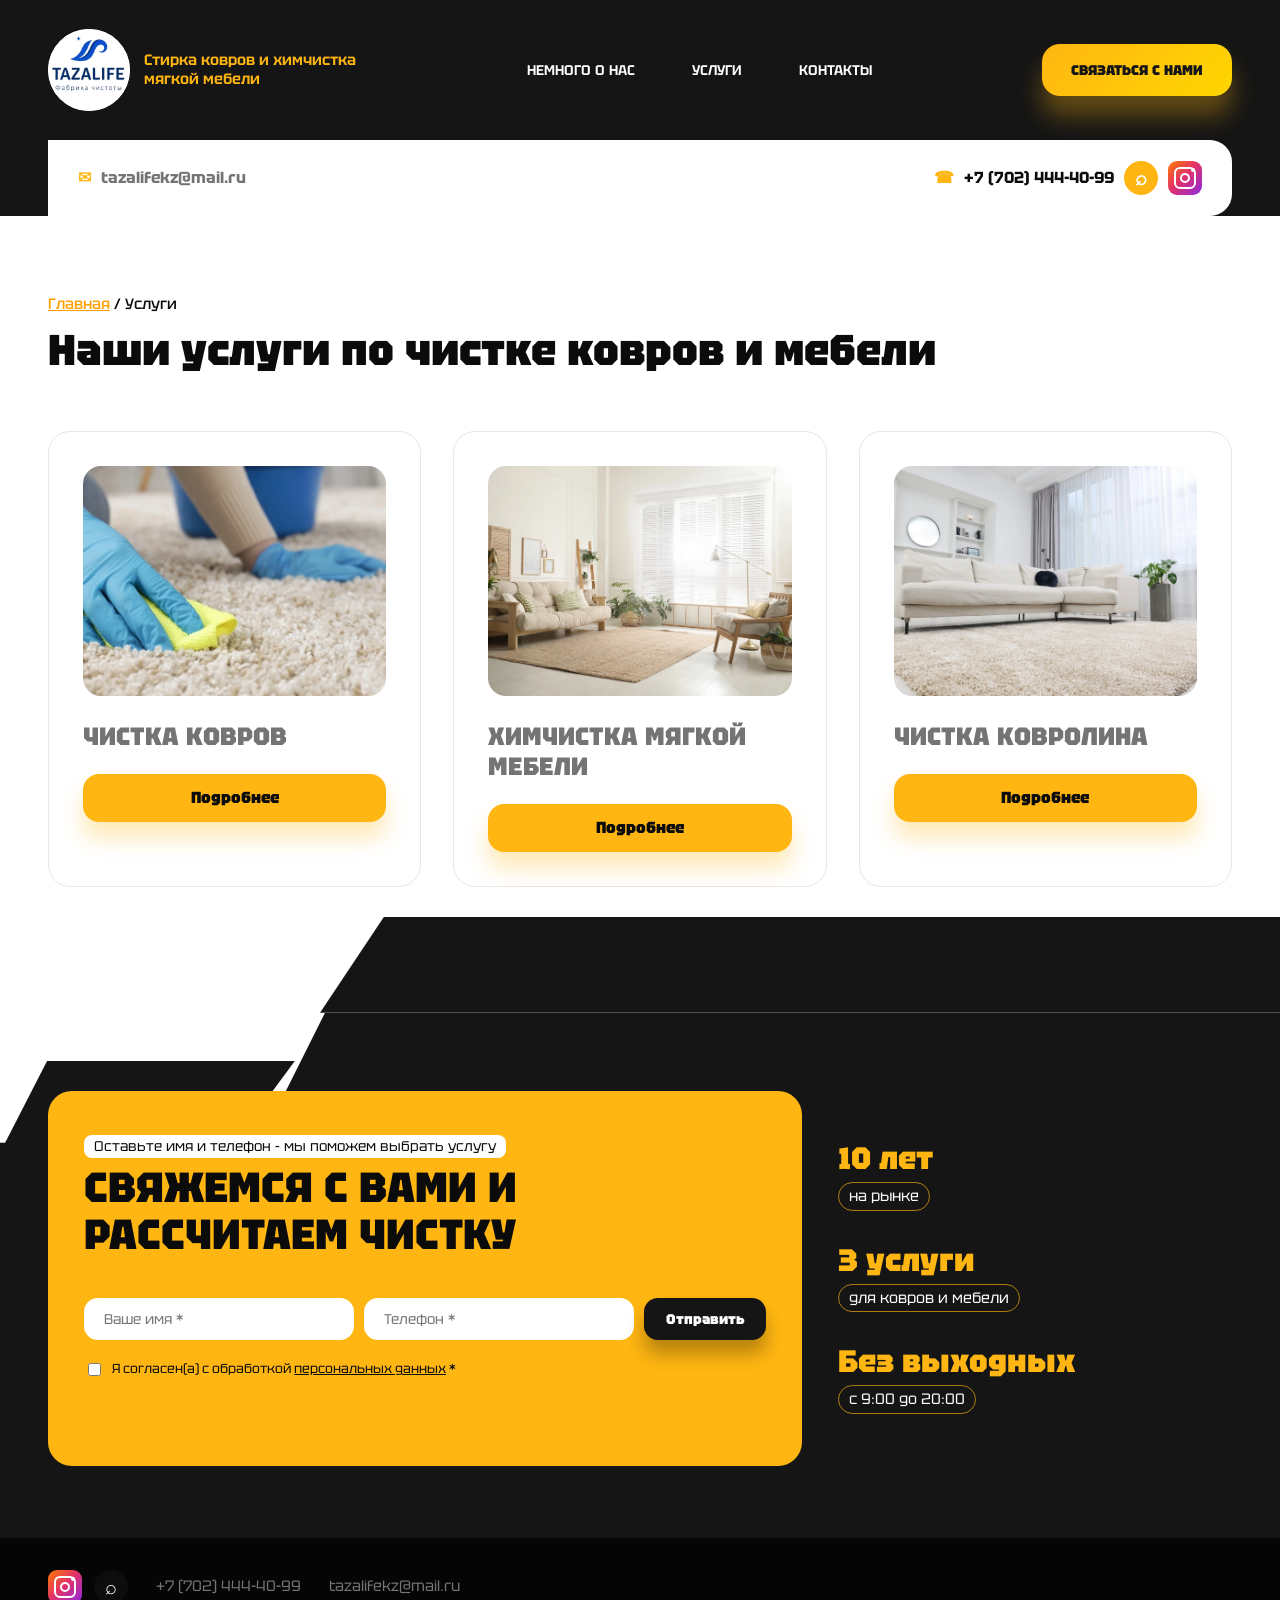
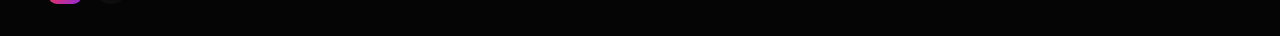
<file: services.html>
<!doctype html>
<html lang="ru">
<head>
  <meta charset="utf-8">
  <meta name="viewport" content="width=device-width, initial-scale=1">
  <meta name="format-detection" content="telephone=no">
  <title>Услуги - TazaLife</title>
  <link rel="preconnect" href="https://fonts.googleapis.com">
  <link rel="preconnect" href="https://fonts.gstatic.com" crossorigin>
  <link href="https://fonts.googleapis.com/css2?family=Tektur:wght@400;500;600;700;800;900&display=swap" rel="stylesheet">
  <link rel="stylesheet" href="assets/styles.css">
</head>
<body>
  <header class="site-header" data-header>
    <div class="header-shell">
      <a class="brand" href="index.html" aria-label="TazaLife"><img src="assets/logo.webp" alt="TazaLife"><span>Стирка ковров и химчистка<br>мягкой мебели</span></a>
      <button class="menu-toggle" type="button" aria-expanded="false" aria-controls="site-nav" data-menu-toggle><span></span><span></span><span></span><em>Меню</em></button>
      <nav class="site-nav" id="site-nav" data-site-nav>
        <a href="index.html#about">Немного о нас</a>
        <div class="nav-dropdown">
          <a class="nav-dropdown-toggle" href="services.html">Услуги</a>
          <div class="nav-dropdown-menu">
            <a href="carpet-cleaning.html">Чистка ковров вывоз и доставка</a>
            <a href="furniture-cleaning.html">Химчистка мягкой мебели на дому</a>
            <a href="carpet-floor-cleaning.html">Чистка ковролина разных видов</a>
          </div>
        </div>
        <a href="contacts.html">Контакты</a>
      </nav>
      <a class="header-cta" href="#order">Связаться с нами</a>
    </div>
    <div class="contact-strip">
      <a class="contact-mail" href="mailto:tazalifekz@mail.ru"><span class="mail-icon">✉</span><span>tazalifekz@mail.ru</span></a>
      <div class="contact-actions"><a class="phone-link" href="tel:+77024444099"><span>☎</span><span>+7 (702) 444-40-99</span></a><a class="round-link" href="https://wa.me/77024444099" target="_blank" rel="noopener">⌕</a><a class="round-link" href="https://www.instagram.com/tazalife_astana" target="_blank" rel="noopener">◎</a></div>
    </div>
  </header>

  <main class="page-main">
    <section class="services-section services-page section-animate is-visible">
      <div class="container">
        <div class="breadcrumbs"><a href="index.html">Главная</a> / Услуги</div>
        <h1>Наши услуги по чистке ковров и мебели</h1>
        <div class="service-cards">
          <article>
            <img src="assets/hand-cleaning.webp" alt="Чистка ковров">
            <h2>Чистка ковров</h2>
            <a href="carpet-cleaning.html">Подробнее</a>
          </article>
          <article>
            <img src="assets/clean-living-room.webp" alt="Химчистка мягкой мебели">
            <h2>Химчистка мягкой мебели</h2>
            <a href="furniture-cleaning.html">Подробнее</a>
          </article>
          <article>
            <img src="assets/clean-sofa.webp" alt="Чистка ковролина">
            <h2>Чистка ковролина</h2>
            <a href="carpet-floor-cleaning.html">Подробнее</a>
          </article>
        </div>
      </div>
    </section>
    <section class="order-section service-lead-section section-animate is-visible" id="order">
      <div class="container order-wrap">
        <div class="order-card">
          <p class="label-line">Оставьте имя и телефон - мы поможем выбрать услугу</p>
          <h2>Свяжемся с вами и рассчитаем чистку</h2>
          <form class="mini-form" data-lead-form>
            <input type="text" name="name" placeholder="Ваше имя *" autocomplete="name" required>
            <input type="tel" name="phone" placeholder="Телефон *" autocomplete="tel" inputmode="tel" required>
            <input type="hidden" name="service" value="Консультация по услугам">
            <button type="submit">Отправить</button>
            <label><input type="checkbox" name="consent" required><span>Я согласен(а) с обработкой <a href="contacts.html">персональных данных</a> *</span></label>
            <p class="form-status" role="status" data-form-status></p>
          </form>
        </div>
        <div class="proof-list">
          <article><strong>10 лет</strong><span>на рынке</span></article>
          <article><strong>3 услуги</strong><span>для ковров и мебели</span></article>
          <article><strong>Без выходных</strong><span>с 9:00 до 20:00</span></article>
        </div>
      </div>
    </section>
  </main>

  <footer class="site-footer">
    <div class="container footer-line">
      <div class="footer-socials"><a href="https://www.instagram.com/tazalife_astana" target="_blank" rel="noopener">◎</a><a href="https://wa.me/77024444099" target="_blank" rel="noopener">⌕</a></div>
      <a href="tel:+77024444099"><span>+7 (702) 444-40-99</span></a>
      <a href="mailto:tazalifekz@mail.ru"><span>tazalifekz@mail.ru</span></a>
    </div>
  </footer>
  <button class="to-top" type="button" aria-label="Наверх" data-to-top>↑</button>
  <script src="assets/app.js"></script>
</body>
</html>
</file>
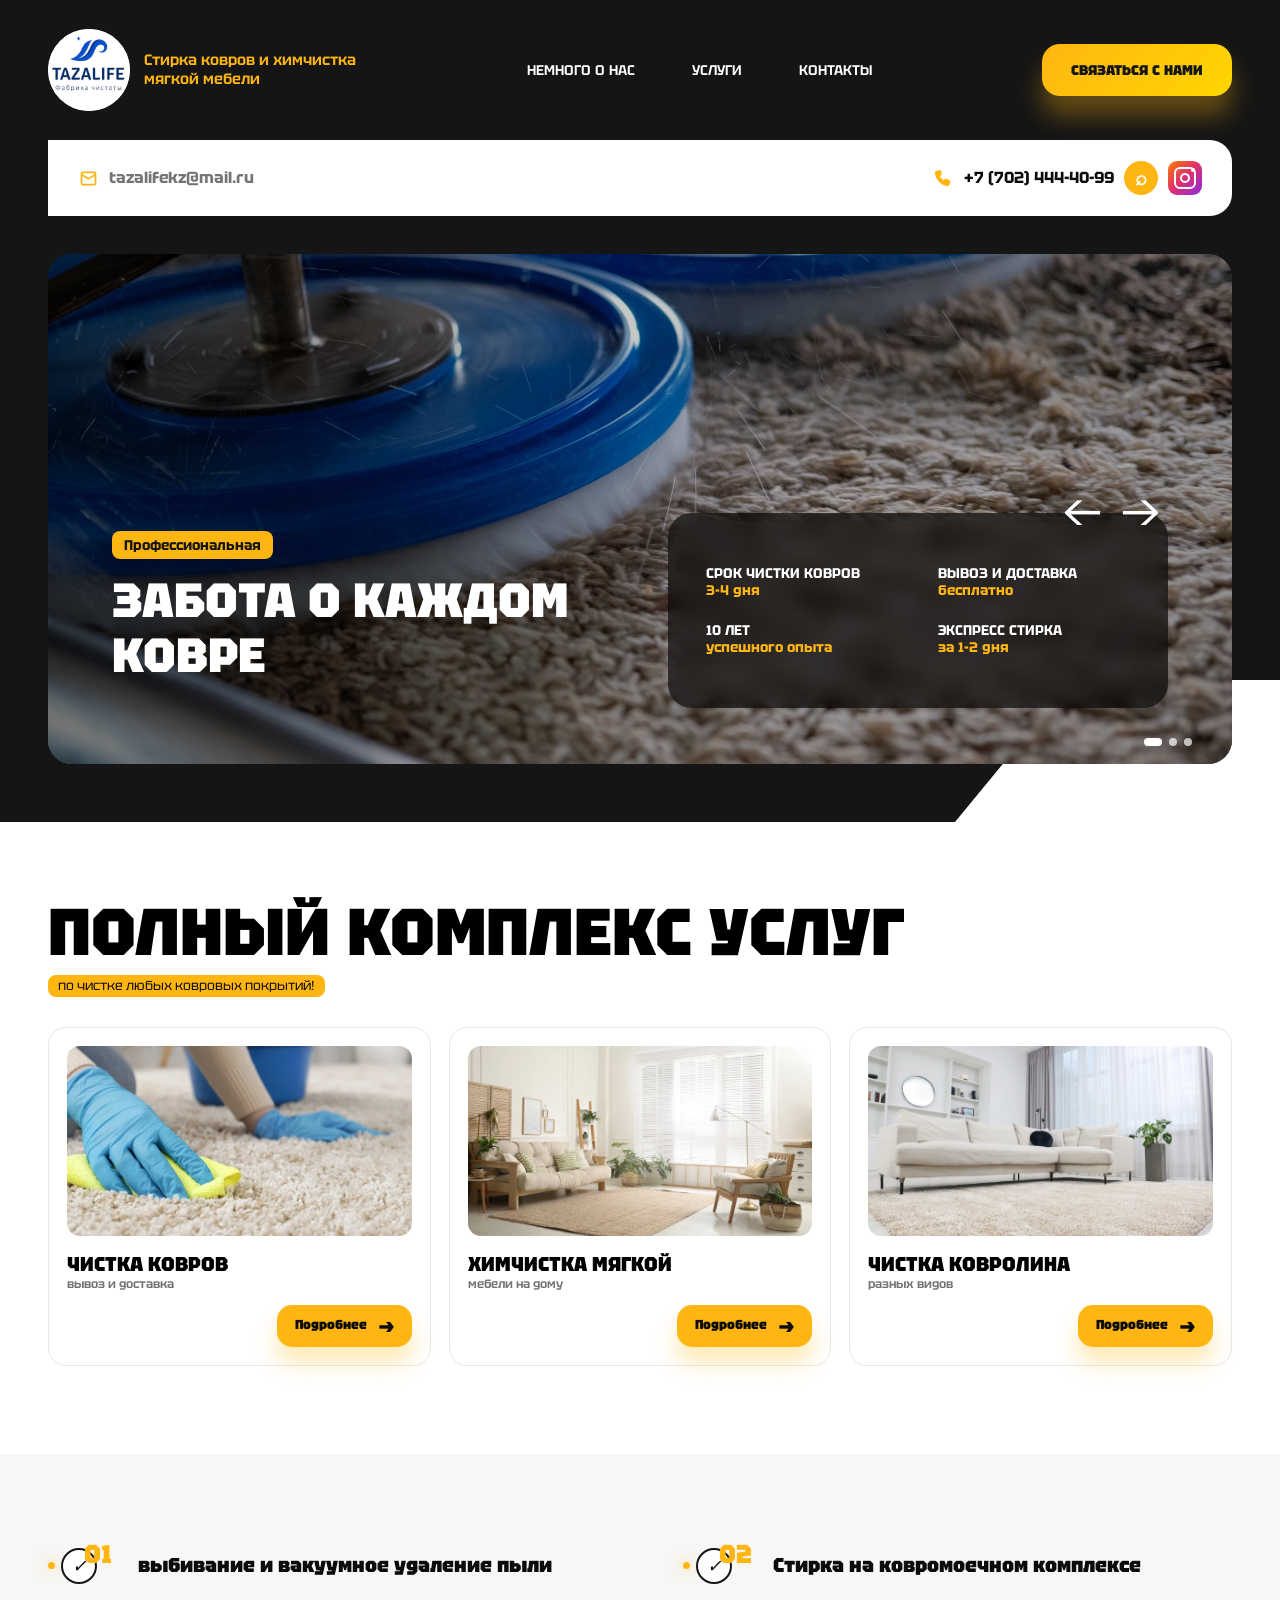
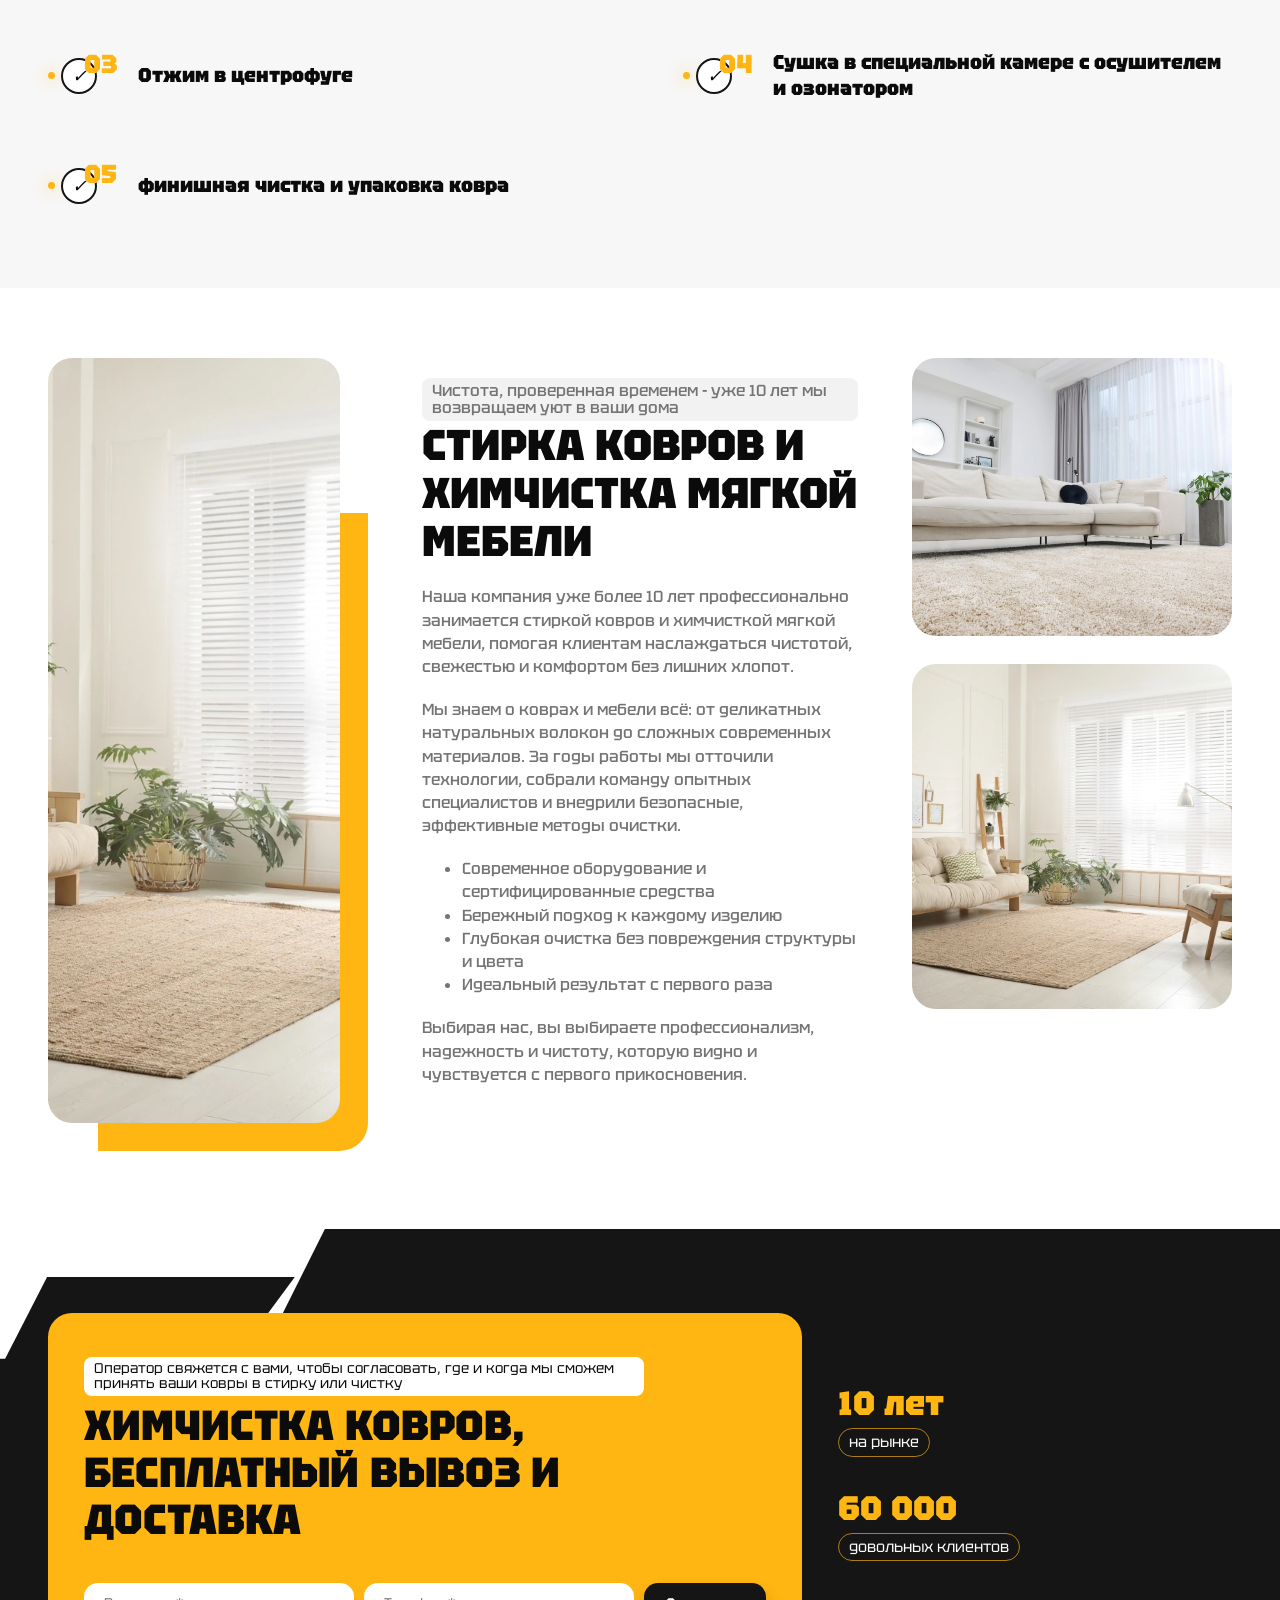
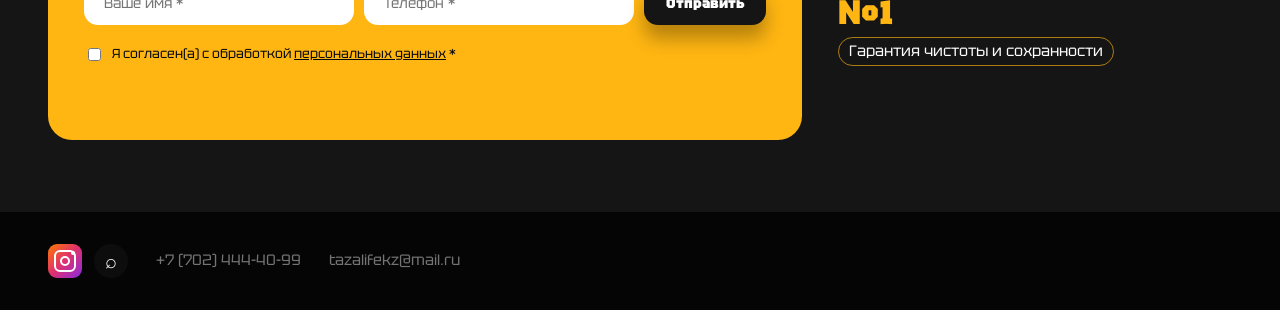
<file: Стирка ковров и химчистка мебели в Астане — TazaLife.html>
<!doctype html>
<html lang="ru">
<head>
  <meta charset="utf-8">
  <meta name="viewport" content="width=device-width, initial-scale=1">
  <meta http-equiv="refresh" content="0; url=index.html">
  <title>TazaLife</title>
  <link rel="canonical" href="index.html">
</head>
<body>
  <p><a href="index.html">Открыть сайт TazaLife</a></p>
  <script>window.location.replace("index.html");</script>
</body>
</html>
</file>
<file: assets/styles.css>
:root {
  --black: #151515;
  --black-deep: #050505;
  --text: #0b0b0b;
  --muted: #747474;
  --line: #e7e7e7;
  --yellow: #ffb612;
  --yellow-bright: #ffd600;
  --yellow-soft: #fff3cf;
  --white: #ffffff;
  --page: #f4f4f4;
  --shadow-yellow: 0 20px 25px rgba(255, 182, 18, 0.33);
  --font: "Tektur", Arial, Helvetica, sans-serif;
}

* {
  box-sizing: border-box;
}

html {
  scroll-behavior: smooth;
}

body {
  margin: 0;
  background: var(--white);
  color: var(--text);
  font-family: var(--font);
  font-size: 16px;
  line-height: 1.45;
  letter-spacing: 0;
  overflow-x: hidden;
}

body.menu-open {
  overflow: hidden;
}

img,
svg {
  display: block;
}

img {
  max-width: 100%;
}

a {
  color: inherit;
}

button,
input,
textarea,
select {
  font: inherit;
}

.container {
  width: min(1700px, calc(100% - 160px));
  margin: 0 auto;
}

.site-header {
  position: relative;
  z-index: 20;
  background: var(--black);
  color: var(--white);
}

.header-shell {
  width: min(1700px, calc(100% - 160px));
  min-height: 185px;
  display: grid;
  grid-template-columns: minmax(370px, auto) 1fr auto;
  align-items: center;
  gap: 44px;
  margin: 0 auto;
}

.brand {
  display: inline-flex;
  align-items: center;
  gap: 18px;
  color: var(--yellow);
  font-weight: 600;
  line-height: 1.3;
  text-decoration: none;
}

.brand img {
  width: 108px;
  height: 108px;
  object-fit: contain;
  border-radius: 50%;
  background: var(--white);
}

.brand span {
  max-width: 300px;
}

.site-nav {
  display: flex;
  justify-content: center;
  align-items: center;
  gap: 44px;
  color: var(--white);
  font-size: 16px;
  font-weight: 600;
  text-transform: uppercase;
}

.site-nav a {
  position: relative;
  padding: 8px 0;
  text-decoration: none;
}

.site-nav a::after {
  content: "";
  position: absolute;
  left: 0;
  bottom: 0;
  width: 100%;
  height: 2px;
  background: var(--yellow);
  transform: scaleX(0);
  transform-origin: left;
  transition: transform 220ms ease;
}

.site-nav a:hover::after,
.site-nav a:focus-visible::after {
  transform: scaleX(1);
}

.site-nav a:focus-visible,
.header-cta:focus-visible,
.contact-strip a:focus-visible,
.service-cards a:focus-visible,
.footer-line a:focus-visible {
  outline: 2px solid var(--yellow);
  outline-offset: 4px;
}

.header-cta {
  min-width: 240px;
  min-height: 68px;
  display: inline-flex;
  align-items: center;
  justify-content: center;
  padding: 0 34px;
  border-radius: 24px;
  color: var(--black);
  background: linear-gradient(135deg, var(--yellow) 0%, var(--yellow-bright) 100%);
  box-shadow: var(--shadow-yellow);
  font-size: 16px;
  font-weight: 900;
  text-align: center;
  text-decoration: none;
  text-transform: uppercase;
  transition: transform 180ms ease, box-shadow 180ms ease;
}

.header-cta:hover {
  transform: translateY(-3px);
  box-shadow: 0 26px 32px rgba(255, 182, 18, 0.45);
}

.menu-toggle {
  display: none;
  width: 50px;
  height: 50px;
  border: 1px solid rgba(255, 255, 255, 0.2);
  border-radius: 10px;
  background: transparent;
  color: var(--white);
  cursor: pointer;
  place-items: center;
  padding: 11px;
}

.menu-toggle span {
  width: 25px;
  height: 2px;
  display: block;
  margin: 4px 0;
  background: currentColor;
}

.menu-toggle em {
  position: absolute;
  width: 1px;
  height: 1px;
  overflow: hidden;
  clip: rect(0 0 0 0);
}

.contact-strip {
  width: min(1700px, calc(100% - 160px));
  min-height: 100px;
  display: flex;
  align-items: center;
  justify-content: space-between;
  gap: 28px;
  margin: 0 auto;
  padding: 22px 38px;
  border-top-right-radius: 30px;
  border-bottom-right-radius: 30px;
  background: var(--white);
  color: var(--text);
}

.contact-strip a {
  text-decoration: none;
}

.contact-mail,
.phone-link,
.contact-actions {
  display: flex;
  align-items: center;
  gap: 14px;
}

.contact-mail,
.phone-link {
  font-size: 20px;
  font-weight: 700;
}

.contact-mail {
  color: var(--muted);
}

.contact-mail svg,
.phone-link svg,
.footer-line svg {
  width: 26px;
  height: 26px;
  fill: var(--yellow);
  flex: 0 0 auto;
}

.phone-link {
  color: var(--text);
}

.round-link {
  width: 42px;
  height: 42px;
  display: grid;
  place-items: center;
  border-radius: 50%;
  color: var(--white);
  background: var(--yellow);
  font-size: 25px;
  font-weight: 800;
  line-height: 1;
  text-decoration: none;
}

.hero-stage {
  position: relative;
  overflow: hidden;
  padding: 50px 0 76px;
  background: var(--black);
}

.hero-stage::after {
  content: "";
  position: absolute;
  right: 0;
  bottom: 0;
  width: 430px;
  height: 188px;
  background: var(--white);
  clip-path: polygon(36% 0, 100% 0, 100% 100%, 0 100%);
}

.hero-frame {
  position: relative;
  z-index: 1;
  width: min(1700px, calc(100% - 160px));
  height: 680px;
  margin: 0 auto;
  overflow: hidden;
  border-radius: 30px;
  background: #252525;
}

.hero-slide {
  position: absolute;
  inset: 0;
  display: grid;
  align-items: end;
  opacity: 0;
  pointer-events: none;
  transition: opacity 520ms ease;
}

.hero-slide.is-active {
  opacity: 1;
  pointer-events: auto;
}

.hero-slide img {
  position: absolute;
  inset: 0;
  width: 100%;
  height: 100%;
  object-fit: cover;
  transform: scale(1.04);
  transition: transform 6500ms linear;
}

.hero-slide.is-active img {
  transform: scale(1);
}

.slide-overlay {
  position: absolute;
  inset: 0;
  background: linear-gradient(90deg, rgba(0, 0, 0, 0.56) 0%, rgba(0, 0, 0, 0.22) 48%, rgba(0, 0, 0, 0.36) 100%);
}

.slide-copy {
  position: relative;
  z-index: 2;
  max-width: 760px;
  margin: 0 0 106px 86px;
  color: var(--white);
  opacity: 0;
  transform: translateX(-80px);
}

.hero-slide.is-active .slide-copy {
  opacity: 1;
  transform: translateX(0);
  animation: textInLeft 720ms cubic-bezier(0.2, 0.8, 0.2, 1) 80ms forwards;
}

.slide-pill {
  display: inline-flex;
  align-items: center;
  min-height: 34px;
  padding: 0 16px;
  border-radius: 10px;
  color: var(--black);
  background: var(--yellow);
  font-size: 18px;
  font-weight: 700;
}

.slide-copy h1,
.slide-copy h2 {
  margin: 18px 0 0;
  font-size: 64px;
  line-height: 1.16;
  font-weight: 900;
  text-transform: uppercase;
}

.glass-stats {
  position: absolute;
  right: 88px;
  bottom: 76px;
  z-index: 2;
  width: 670px;
  min-height: 260px;
  display: grid;
  grid-template-columns: repeat(2, minmax(0, 1fr));
  gap: 34px 60px;
  align-content: center;
  padding: 58px 52px;
  border-radius: 30px;
  background: rgba(0, 0, 0, 0.62);
  backdrop-filter: blur(10px);
  opacity: 0;
  transform: translateY(35px);
}

.hero-slide.is-active .glass-stats {
  opacity: 1;
  transform: translateY(0);
  animation: glassIn 720ms ease 260ms forwards;
}

.glass-stats strong {
  display: block;
  color: var(--white);
  font-size: 19px;
  line-height: 1.1;
  text-transform: uppercase;
}

.glass-stats span {
  display: block;
  margin-top: 2px;
  color: var(--yellow);
  font-size: 17px;
  font-weight: 700;
  line-height: 1.1;
}

.slider-controls {
  position: absolute;
  right: 92px;
  top: 50%;
  z-index: 4;
  display: flex;
  gap: 20px;
  transform: translateY(-50%);
}

.slider-controls button {
  width: 54px;
  height: 54px;
  display: grid;
  place-items: center;
  border: 0;
  background: transparent;
  color: var(--white);
  cursor: pointer;
  font-size: 56px;
  line-height: 1;
  transition: color 160ms ease, transform 160ms ease;
}

.slider-controls button:hover {
  color: var(--yellow);
  transform: translateY(-2px);
}

.slider-dots {
  position: absolute;
  right: 54px;
  bottom: 22px;
  z-index: 4;
  display: flex;
  gap: 7px;
}

.slider-dots button {
  width: 8px;
  height: 8px;
  padding: 0;
  border: 0;
  border-radius: 50%;
  background: rgba(255, 255, 255, 0.7);
  cursor: pointer;
}

.slider-dots button.is-active {
  width: 18px;
  border-radius: 999px;
  background: var(--white);
}

.section-animate {
  opacity: 0;
  transform: translateY(54px);
  transition: opacity 700ms ease, transform 700ms ease;
}

.section-animate.is-visible {
  opacity: 1;
  transform: translateY(0);
}

.steps-section {
  padding: 122px 0 94px;
  background: #f7f7f7;
}

.steps-list {
  display: grid;
  grid-template-columns: repeat(2, minmax(0, 1fr));
  gap: 70px 120px;
  margin: 0;
  padding: 0;
  list-style: none;
}

.steps-list li {
  display: flex;
  align-items: center;
  gap: 24px;
  min-height: 80px;
}

.steps-list strong {
  font-size: 25px;
  line-height: 1.28;
  font-weight: 900;
}

.step-mark {
  position: relative;
  width: 92px;
  min-width: 92px;
  height: 56px;
  display: flex;
  align-items: center;
}

.step-mark::before {
  content: "";
  width: 9px;
  height: 9px;
  margin-right: 8px;
  border-radius: 50%;
  background: var(--yellow);
  box-shadow: 0 0 16px rgba(255, 182, 18, 0.8);
}

.step-mark i {
  position: relative;
  width: 44px;
  height: 44px;
  display: grid;
  place-items: center;
  border: 2px solid var(--black);
  border-radius: 50%;
  background: var(--white);
}

.step-mark i::after {
  content: "✓";
  font-size: 22px;
  line-height: 1;
}

.step-mark b {
  position: absolute;
  left: 44px;
  top: -2px;
  color: var(--yellow);
  font-size: 34px;
  line-height: 1;
  font-weight: 900;
}

.about-section {
  padding: 86px 0 96px;
  background: var(--white);
}

.about-grid {
  display: grid;
  grid-template-columns: 430px minmax(0, 1fr) 430px;
  gap: 74px;
  align-items: start;
}

.about-tall {
  position: relative;
  padding: 0 38px 38px 0;
}

.about-tall img {
  position: relative;
  z-index: 1;
  width: 100%;
  height: 1020px;
  object-fit: cover;
  border-radius: 30px;
}

.about-tall span {
  position: absolute;
  right: 0;
  bottom: 0;
  width: 360px;
  height: 850px;
  border-bottom-right-radius: 36px;
  background: var(--yellow);
}

.label-line {
  display: inline-flex;
  max-width: 100%;
  margin: 0 0 16px;
  padding: 4px 12px;
  border-radius: 10px;
  background: #f2f2f2;
  color: var(--text);
  font-size: 19px;
  line-height: 1.1;
}

.about-copy h2,
.services-section h2,
.detail-section h2,
.order-card h2,
.summary-section h2 {
  margin: 0;
  color: var(--text);
  font-size: 58px;
  line-height: 1.12;
  font-weight: 900;
  text-transform: uppercase;
}

.about-copy p,
.about-copy li,
.detail-section p,
.reasons-grid p {
  color: var(--muted);
  font-size: 20px;
  font-weight: 500;
}

.about-copy p {
  margin: 28px 0 0;
}

.about-copy ul {
  margin: 28px 0 0;
}

.about-side {
  display: grid;
  gap: 38px;
}

.about-side img {
  width: 100%;
  height: 370px;
  object-fit: cover;
  border-radius: 30px;
}

.about-side img:last-child {
  height: 460px;
}

.services-section {
  position: relative;
  padding: 104px 0 168px;
  overflow: hidden;
  background: var(--white);
}

.services-section::after {
  content: "";
  position: absolute;
  left: 0;
  bottom: 0;
  width: 100%;
  height: 96px;
  background: var(--black);
  clip-path: polygon(25% 100%, 100% 100%, 100% 0, 30% 0);
}

.breadcrumbs {
  margin-bottom: 10px;
  font-size: 20px;
  font-weight: 500;
}

.breadcrumbs a {
  color: #ff9f00;
}

.service-cards {
  display: grid;
  grid-template-columns: repeat(3, minmax(0, 1fr));
  gap: 42px;
  margin-top: 76px;
}

.service-cards article {
  padding: 48px;
  border: 1px solid var(--line);
  border-radius: 30px;
  background: var(--white);
}

.service-cards img {
  width: 100%;
  height: 300px;
  object-fit: cover;
  border-radius: 22px;
}

.service-cards h3 {
  margin: 34px 0 28px;
  color: var(--muted);
  font-size: 32px;
  line-height: 1.2;
  font-weight: 900;
}

.service-cards a {
  min-height: 66px;
  display: flex;
  align-items: center;
  justify-content: center;
  border-radius: 20px;
  color: var(--text);
  background: var(--yellow);
  box-shadow: 0 16px 22px rgba(255, 182, 18, 0.3);
  font-size: 22px;
  font-weight: 900;
  text-align: center;
  text-decoration: none;
}

.detail-section {
  padding: 76px 0 86px;
  background: var(--white);
}

.detail-grid {
  display: grid;
  grid-template-columns: minmax(0, 0.95fr) minmax(420px, 0.88fr);
  gap: 70px;
  align-items: center;
}

.detail-grid img {
  width: 100%;
  height: 480px;
  object-fit: cover;
  border-radius: 24px;
}

.detail-section h3 {
  max-width: 780px;
  margin: 82px 0 36px;
  color: var(--muted);
  font-size: 43px;
  line-height: 1.24;
  font-weight: 900;
}

.lead-text {
  max-width: 830px;
  font-size: 34px;
  line-height: 1.45;
}

.reasons-grid {
  display: grid;
  grid-template-columns: repeat(2, minmax(0, 1fr));
  gap: 72px 110px;
  margin-top: 72px;
}

.reasons-grid article {
  display: grid;
  grid-template-columns: 104px 1fr;
  gap: 28px;
  align-items: start;
}

.reasons-grid span {
  width: 92px;
  height: 92px;
  display: grid;
  place-items: center;
  border-radius: 50%;
  color: var(--yellow);
  background: var(--yellow-soft);
  font-size: 44px;
  font-weight: 900;
}

.reasons-grid h4 {
  margin: 0 0 20px;
  color: var(--muted);
  font-size: 26px;
  line-height: 1.2;
  font-weight: 900;
}

.summary-section {
  padding: 72px 0 116px;
  background: var(--white);
}

.summary-section h2 {
  color: var(--muted);
  font-size: 44px;
}

.summary-grid {
  display: grid;
  grid-template-columns: repeat(3, minmax(0, 1fr));
  gap: 40px;
  margin-top: 42px;
}

.summary-grid article {
  min-height: 260px;
  padding: 46px;
  border: 1px solid var(--line);
  border-radius: 24px;
  background: var(--white);
}

.summary-grid span {
  width: 96px;
  height: 96px;
  display: grid;
  place-items: center;
  border-radius: 50%;
  color: var(--text);
  background: var(--yellow-soft);
  font-size: 72px;
  line-height: 1;
  font-weight: 900;
}

.summary-grid h3 {
  margin: 26px 0 0;
  color: var(--muted);
  font-size: 26px;
  line-height: 1.2;
  font-weight: 900;
}

.order-section {
  position: relative;
  padding: 108px 0 88px;
  overflow: hidden;
  background: var(--black);
}

.order-section::before {
  content: "";
  position: absolute;
  left: 0;
  top: 0;
  width: 430px;
  height: 170px;
  background: var(--white);
  clip-path: polygon(0 0, 100% 0, 80% 100%, 0 100%);
}

.order-section::after {
  content: "";
  position: absolute;
  left: 0;
  top: 64px;
  width: 390px;
  height: 120px;
  background: var(--black);
  clip-path: polygon(16% 0, 100% 0, 77% 100%, 0 100%);
}

.order-wrap {
  position: relative;
  z-index: 1;
  display: grid;
  grid-template-columns: minmax(0, 0.92fr) minmax(320px, 0.54fr);
  gap: 42px;
  align-items: center;
}

.order-card {
  min-height: 500px;
  padding: 58px 48px;
  border-radius: 30px;
  background: var(--yellow);
  overflow: hidden;
}

.order-card h2 {
  max-width: 720px;
  font-size: 54px;
}

.order-card .label-line {
  max-width: 740px;
  margin-bottom: 6px;
  background: var(--white);
}

.mini-form {
  display: grid;
  grid-template-columns: minmax(0, 1fr) minmax(0, 1fr) 150px;
  gap: 10px;
  align-items: center;
  margin-top: 52px;
}

.mini-form input[type="text"],
.mini-form input[type="tel"] {
  width: 100%;
  min-height: 56px;
  border: 0;
  border-radius: 18px;
  padding: 0 20px;
  background: var(--white);
  color: var(--text);
}

.mini-form input.is-invalid {
  box-shadow: inset 0 0 0 3px #111;
}

.mini-form button {
  min-height: 56px;
  border: 0;
  border-radius: 18px;
  color: var(--white);
  background: var(--black);
  box-shadow: 0 14px 18px rgba(0, 0, 0, 0.28);
  cursor: pointer;
  font-weight: 900;
}

.mini-form label {
  grid-column: 1 / -1;
  display: flex;
  align-items: center;
  gap: 8px;
  margin-top: 10px;
  font-size: 15px;
}

.mini-form label input {
  accent-color: var(--black);
}

.form-status {
  grid-column: 1 / -1;
  min-height: 22px;
  margin: 0;
  color: var(--black);
  font-weight: 800;
}

.form-status.is-error {
  color: #000;
}

.proof-list {
  display: grid;
  gap: 44px;
}

.proof-list strong {
  display: block;
  color: var(--yellow);
  font-size: 45px;
  line-height: 1;
  font-weight: 900;
}

.proof-list span {
  display: inline-flex;
  margin-top: 8px;
  padding: 5px 10px;
  border: 1px solid rgba(255, 182, 18, 0.65);
  border-radius: 999px;
  color: var(--white);
  font-size: 20px;
  line-height: 1.1;
}

.site-footer {
  padding: 42px 0;
  background: var(--black-deep);
  color: var(--muted);
}

.footer-line {
  display: flex;
  align-items: center;
  gap: 28px;
}

.footer-line a {
  display: inline-flex;
  align-items: center;
  gap: 12px;
  color: var(--muted);
  text-decoration: none;
}

.footer-socials {
  display: flex;
  gap: 12px;
}

.footer-socials a {
  width: 40px;
  height: 40px;
  display: grid;
  place-items: center;
  border-radius: 50%;
  background: #0d0d0d;
  color: var(--white);
  font-size: 24px;
  line-height: 1;
}

.to-top {
  position: fixed;
  right: 40px;
  bottom: 34px;
  z-index: 30;
  width: 52px;
  height: 52px;
  display: grid;
  place-items: center;
  border: 0;
  border-radius: 50%;
  background: #333;
  color: var(--white);
  cursor: pointer;
  font-size: 24px;
  opacity: 0;
  transform: translateY(16px);
  pointer-events: none;
  transition: opacity 180ms ease, transform 180ms ease;
}

.to-top.is-visible {
  opacity: 1;
  transform: translateY(0);
  pointer-events: auto;
}

@keyframes textInLeft {
  from {
    transform: translateX(-40px);
  }
  to {
    transform: translateX(0);
  }
}

@keyframes glassIn {
  from {
    transform: translateY(35px);
  }
  to {
    transform: translateY(0);
  }
}

@media (max-width: 1400px) {
  .container,
  .header-shell,
  .contact-strip,
  .hero-frame {
    width: min(1180px, calc(100% - 60px));
  }

  .header-shell {
    grid-template-columns: minmax(320px, auto) 1fr auto;
    gap: 24px;
  }

  .site-nav {
    gap: 28px;
  }

  .hero-frame {
    height: 580px;
  }

  .slide-copy {
    margin-left: 54px;
    margin-bottom: 82px;
  }

  .slide-copy h1,
  .slide-copy h2 {
    font-size: 52px;
  }

  .glass-stats {
    right: 54px;
    bottom: 64px;
    width: 540px;
    min-height: 220px;
    padding: 42px;
    gap: 28px;
  }

  .about-grid {
    grid-template-columns: 330px minmax(0, 1fr) 320px;
    gap: 46px;
  }

  .about-copy h2,
  .services-section h2,
  .detail-section h2,
  .order-card h2 {
    font-size: 45px;
  }

  .about-tall img {
    height: 860px;
  }

  .service-cards article {
    padding: 34px;
  }

  .service-cards img {
    height: 240px;
  }
}

@media (max-width: 1060px) {
  .container,
  .header-shell,
  .contact-strip,
  .hero-frame {
    width: min(100% - 32px, 1180px);
  }

  .header-shell {
    min-height: 122px;
    grid-template-columns: 1fr auto;
  }

  .brand img {
    width: 82px;
    height: 82px;
  }

  .menu-toggle {
    display: grid;
  }

  .site-nav {
    position: absolute;
    left: 16px;
    right: 16px;
    top: 120px;
    display: none;
    flex-direction: column;
    align-items: stretch;
    gap: 0;
    padding: 16px;
    border-radius: 20px;
    background: #222;
  }

  .site-header.is-open .site-nav {
    display: flex;
  }

  .site-nav a {
    padding: 15px;
    text-align: center;
  }

  .header-cta {
    display: none;
  }

  .contact-strip {
    min-height: auto;
    flex-direction: column;
    align-items: flex-start;
    padding: 24px;
    border-radius: 0 0 24px 24px;
  }

  .contact-actions {
    flex-wrap: wrap;
  }

  .hero-stage {
    padding-top: 32px;
  }

  .hero-stage::after {
    display: none;
  }

  .hero-frame {
    height: 720px;
  }

  .slide-copy {
    max-width: calc(100% - 48px);
    margin: 0 24px 300px;
  }

  .slide-copy h1,
  .slide-copy h2 {
    font-size: 42px;
  }

  .glass-stats {
    left: 24px;
    right: 24px;
    bottom: 56px;
    width: auto;
  }

  .slider-controls {
    right: 32px;
    top: 42%;
  }

  .steps-list,
  .service-cards,
  .summary-grid,
  .reasons-grid {
    grid-template-columns: 1fr;
  }

  .about-grid,
  .detail-grid,
  .order-wrap {
    grid-template-columns: 1fr;
  }

  .about-tall {
    display: none;
  }

  .about-side {
    grid-row: 2;
    grid-template-columns: 1fr 1fr;
  }

  .order-section::before,
  .order-section::after,
  .services-section::after {
    display: none;
  }
}

@media (max-width: 640px) {
  body {
    font-size: 15px;
  }

  .header-shell {
    min-height: 98px;
  }

  .brand {
    gap: 12px;
    font-size: 14px;
  }

  .brand img {
    width: 64px;
    height: 64px;
  }

  .site-nav {
    top: 98px;
  }

  .contact-mail,
  .phone-link {
    font-size: 16px;
  }

  .hero-frame {
    height: 660px;
    border-radius: 22px;
  }

  .slide-copy {
    margin-bottom: 330px;
  }

  .slide-copy h1,
  .slide-copy h2 {
    font-size: 34px;
  }

  .slide-pill {
    font-size: 15px;
  }

  .glass-stats {
    grid-template-columns: 1fr;
    gap: 16px;
    padding: 24px;
    border-radius: 22px;
  }

  .glass-stats strong,
  .glass-stats span {
    font-size: 15px;
  }

  .slider-controls {
    top: auto;
    right: 28px;
    bottom: 280px;
    gap: 8px;
  }

  .slider-controls button {
    width: 42px;
    height: 42px;
    font-size: 40px;
  }

  .steps-section,
  .about-section,
  .services-section,
  .detail-section,
  .summary-section,
  .order-section {
    padding: 58px 0;
  }

  .steps-list {
    gap: 28px;
  }

  .steps-list li {
    align-items: flex-start;
    gap: 16px;
  }

  .steps-list strong {
    font-size: 18px;
  }

  .step-mark {
    width: 72px;
    min-width: 72px;
  }

  .step-mark b {
    left: 38px;
    font-size: 26px;
  }

  .step-mark i {
    width: 38px;
    height: 38px;
  }

  .about-copy h2,
  .services-section h2,
  .detail-section h2,
  .order-card h2 {
    font-size: 32px;
  }

  .about-copy p,
  .about-copy li,
  .detail-section p,
  .reasons-grid p {
    font-size: 16px;
  }

  .about-side {
    grid-template-columns: 1fr;
  }

  .about-side img,
  .about-side img:last-child,
  .detail-grid img {
    height: 260px;
  }

  .service-cards {
    gap: 22px;
    margin-top: 34px;
  }

  .service-cards article {
    padding: 20px;
  }

  .service-cards img {
    height: 210px;
  }

  .service-cards h3 {
    font-size: 25px;
  }

  .detail-section h3,
  .summary-section h2 {
    margin-top: 44px;
    font-size: 30px;
  }

  .lead-text {
    font-size: 20px;
  }

  .reasons-grid article {
    grid-template-columns: 64px 1fr;
    gap: 16px;
  }

  .reasons-grid span {
    width: 58px;
    height: 58px;
    font-size: 28px;
  }

  .summary-grid article {
    min-height: 190px;
    padding: 28px;
  }

  .summary-grid span {
    width: 70px;
    height: 70px;
    font-size: 48px;
  }

  .summary-grid h3 {
    font-size: 22px;
  }

  .order-card {
    min-height: auto;
    padding: 28px 20px;
  }

  .mini-form {
    grid-template-columns: 1fr;
    margin-top: 28px;
  }

  .proof-list {
    gap: 24px;
  }

  .proof-list strong {
    font-size: 36px;
  }

  .proof-list span {
    font-size: 16px;
  }

  .footer-line {
    flex-direction: column;
    align-items: flex-start;
  }

  .to-top {
    right: 16px;
    bottom: 16px;
  }
}

.page-main {
  background: var(--white);
}

.services-page {
  min-height: 760px;
}

.services-section h1,
.contact-page h1,
.detail-section h1 {
  margin: 0;
  color: var(--text);
  font-size: 42px;
  line-height: 1.14;
  font-weight: 900;
}

.service-cards h2 {
  margin: 34px 0 28px;
  color: var(--muted);
  font-size: 32px;
  line-height: 1.2;
  font-weight: 900;
}

.contact-page {
  padding: 104px 0 130px;
}

.contact-layout {
  display: grid;
  grid-template-columns: 360px minmax(0, 1fr);
  gap: 74px;
  align-items: start;
  margin-top: 70px;
}

.contact-info {
  display: grid;
  grid-template-columns: 1fr 54px;
  gap: 20px 18px;
  color: var(--muted);
  font-weight: 600;
}

.contact-info a {
  text-decoration: none;
}

.big-phone {
  align-self: center;
  color: var(--muted);
  font-size: 27px;
  line-height: 1.15;
  font-weight: 900;
}

.whatsapp-square,
.instagram-square {
  display: grid;
  place-items: center;
  color: var(--white);
  text-decoration: none;
  font-weight: 900;
  line-height: 1;
}

.whatsapp-square {
  width: 54px;
  height: 54px;
  border-radius: 10px;
  background: #24d366;
  font-size: 31px;
}

.instagram-square {
  width: 58px;
  height: 58px;
  margin-top: 16px;
  border-radius: 11px;
  background: linear-gradient(135deg, #ff7a00 0%, #e1306c 52%, #833ab4 100%);
  font-size: 34px;
}

.contact-info h2,
.contact-info p,
.instagram-square {
  grid-column: 1 / -1;
}

.contact-info h2 {
  margin: 18px 0 -8px;
  color: var(--muted);
  font-size: 18px;
  line-height: 1.2;
  font-weight: 900;
}

.contact-info p {
  margin: 0;
  font-size: 25px;
  line-height: 1.32;
}

.map-frame {
  min-height: 510px;
  overflow: hidden;
}

.map-frame iframe {
  width: 100%;
  height: 510px;
  border: 0;
}

.mail-icon,
.phone-link > span:first-child {
  color: var(--yellow);
}

@media (min-width: 1061px) {
  body {
    font-size: 15px;
  }

  .container,
  .header-shell,
  .contact-strip,
  .hero-frame {
    width: min(1280px, calc(100% - 96px));
  }

  .header-shell {
    min-height: 140px;
    grid-template-columns: minmax(300px, auto) 1fr auto;
    gap: 32px;
  }

  .brand {
    gap: 14px;
    font-size: 15px;
  }

  .brand img {
    width: 82px;
    height: 82px;
  }

  .brand span {
    max-width: 250px;
  }

  .site-nav {
    gap: 34px;
    font-size: 14px;
  }

  .header-cta {
    min-width: 190px;
    min-height: 52px;
    padding: 0 26px;
    border-radius: 18px;
    font-size: 14px;
  }

  .contact-strip {
    min-height: 76px;
    gap: 22px;
    padding: 16px 30px;
    border-top-right-radius: 22px;
    border-bottom-right-radius: 22px;
  }

  .contact-mail,
  .phone-link,
  .contact-actions {
    gap: 10px;
  }

  .contact-mail,
  .phone-link {
    font-size: 16px;
  }

  .contact-mail svg,
  .phone-link svg,
  .footer-line svg {
    width: 21px;
    height: 21px;
  }

  .round-link {
    width: 34px;
    height: 34px;
    font-size: 20px;
  }

  .hero-stage {
    padding: 38px 0 58px;
  }

  .hero-stage::after {
    width: 325px;
    height: 142px;
  }

  .hero-frame {
    height: 510px;
    border-radius: 24px;
  }

  .slide-copy {
    max-width: 570px;
    margin: 0 0 80px 64px;
    transform: translateX(-50px);
  }

  .slide-pill {
    min-height: 28px;
    padding: 0 12px;
    border-radius: 8px;
    font-size: 14px;
  }

  .slide-copy h1,
  .slide-copy h2 {
    margin-top: 14px;
    font-size: 48px;
  }

  .glass-stats {
    right: 64px;
    bottom: 56px;
    width: 500px;
    min-height: 195px;
    gap: 24px 40px;
    padding: 42px 38px;
    border-radius: 24px;
  }

  .glass-stats strong,
  .glass-stats span {
    font-size: 14px;
  }

  .slider-controls {
    right: 72px;
    gap: 14px;
  }

  .slider-controls button {
    width: 44px;
    height: 44px;
    font-size: 44px;
  }

  .slider-dots {
    right: 40px;
    bottom: 18px;
  }

  .steps-section {
    padding: 90px 0 72px;
  }

  .steps-list {
    gap: 50px 86px;
  }

  .steps-list li {
    min-height: 60px;
    gap: 18px;
  }

  .steps-list strong {
    font-size: 20px;
  }

  .step-mark {
    width: 72px;
    min-width: 72px;
    height: 46px;
  }

  .step-mark::before {
    width: 7px;
    height: 7px;
    margin-right: 6px;
  }

  .step-mark i {
    width: 36px;
    height: 36px;
  }

  .step-mark i::after {
    font-size: 18px;
  }

  .step-mark b {
    left: 36px;
    font-size: 26px;
  }

  .about-section {
    padding: 70px 0 78px;
  }

  .about-grid {
    grid-template-columns: 320px minmax(0, 1fr) 320px;
    gap: 54px;
  }

  .about-tall {
    padding: 0 28px 28px 0;
  }

  .about-tall img {
    height: 765px;
    border-radius: 24px;
  }

  .about-tall span {
    width: 270px;
    height: 638px;
    border-bottom-right-radius: 28px;
  }

  .label-line {
    margin-bottom: 12px;
    padding: 4px 10px;
    border-radius: 8px;
    font-size: 14px;
  }

  .about-copy h2,
  .services-section h1,
  .services-section h2,
  .detail-section h1,
  .detail-section h2,
  .contact-page h1,
  .order-card h2,
  .summary-section h2 {
    font-size: 43px;
  }

  .about-copy p,
  .about-copy li,
  .detail-section p,
  .reasons-grid p {
    font-size: 16px;
  }

  .about-copy p,
  .about-copy ul {
    margin-top: 20px;
  }

  .about-side {
    gap: 28px;
  }

  .about-side img {
    height: 278px;
    border-radius: 24px;
  }

  .about-side img:last-child {
    height: 345px;
  }

  .services-section {
    padding: 78px 0 126px;
  }

  .breadcrumbs {
    font-size: 15px;
  }

  .service-cards {
    gap: 32px;
    margin-top: 56px;
  }

  .service-cards article {
    padding: 34px;
    border-radius: 22px;
  }

  .service-cards img {
    height: 230px;
    border-radius: 18px;
  }

  .service-cards h2,
  .service-cards h3 {
    margin: 26px 0 22px;
    font-size: 25px;
  }

  .service-cards a {
    min-height: 48px;
    border-radius: 16px;
    font-size: 16px;
  }

  .detail-section {
    padding: 64px 0 68px;
  }

  .detail-grid {
    grid-template-columns: minmax(0, 0.95fr) minmax(360px, 0.86fr);
    gap: 54px;
  }

  .detail-grid img {
    height: 360px;
    border-radius: 22px;
  }

  .detail-section h2 {
    max-width: 620px;
  }

  .lead-text {
    max-width: 680px;
    font-size: 24px;
  }

  .detail-section h3 {
    max-width: 680px;
    margin: 64px 0 30px;
    font-size: 34px;
  }

  .reasons-grid {
    gap: 54px 84px;
    margin-top: 54px;
  }

  .reasons-grid article {
    grid-template-columns: 78px 1fr;
    gap: 22px;
  }

  .reasons-grid span {
    width: 70px;
    height: 70px;
    font-size: 34px;
  }

  .reasons-grid h4 {
    margin-bottom: 14px;
    font-size: 21px;
  }

  .summary-section {
    padding: 56px 0 88px;
  }

  .summary-section h2 {
    font-size: 36px;
  }

  .summary-grid {
    gap: 32px;
    margin-top: 34px;
  }

  .summary-grid article {
    min-height: 190px;
    padding: 34px;
    border-radius: 18px;
  }

  .summary-grid span {
    width: 74px;
    height: 74px;
    font-size: 52px;
  }

  .summary-grid h3 {
    margin-top: 22px;
    font-size: 21px;
  }

  .order-section {
    padding: 84px 0 72px;
  }

  .order-section::before {
    width: 325px;
    height: 130px;
  }

  .order-section::after {
    top: 48px;
    width: 295px;
    height: 92px;
  }

  .order-wrap {
    grid-template-columns: minmax(0, 0.92fr) minmax(300px, 0.48fr);
    gap: 36px;
  }

  .order-card {
    min-height: 375px;
    padding: 44px 36px;
    border-radius: 24px;
  }

  .order-card h2 {
    max-width: 560px;
    font-size: 42px;
  }

  .order-card .label-line {
    max-width: 560px;
  }

  .mini-form {
    grid-template-columns: minmax(0, 1fr) minmax(0, 1fr) 122px;
    margin-top: 40px;
  }

  .mini-form input[type="text"],
  .mini-form input[type="tel"],
  .mini-form button {
    min-height: 42px;
    border-radius: 14px;
    font-size: 14px;
  }

  .mini-form label {
    font-size: 13px;
  }

  .proof-list {
    gap: 34px;
  }

  .proof-list strong {
    font-size: 34px;
  }

  .proof-list span {
    font-size: 15px;
  }

  .site-footer {
    padding: 32px 0;
  }

  .footer-socials a {
    width: 34px;
    height: 34px;
    font-size: 20px;
  }

  .to-top {
    width: 44px;
    height: 44px;
    right: 32px;
    bottom: 28px;
    font-size: 20px;
  }

  .contact-page {
    padding: 86px 0 108px;
  }

  .contact-layout {
    grid-template-columns: 320px minmax(0, 1fr);
    gap: 64px;
    margin-top: 62px;
  }

  .big-phone {
    font-size: 22px;
  }

  .contact-info p {
    font-size: 21px;
  }

  .map-frame,
  .map-frame iframe {
    height: 500px;
    min-height: 500px;
  }
}

@media (min-width: 1061px) and (max-width: 1250px) {
  .container,
  .header-shell,
  .contact-strip,
  .hero-frame {
    width: min(1120px, calc(100% - 48px));
  }

  .header-shell {
    grid-template-columns: minmax(260px, auto) 1fr auto;
    gap: 22px;
  }

  .site-nav {
    gap: 22px;
  }

  .header-cta {
    min-width: 170px;
    padding: 0 18px;
  }

  .about-grid {
    grid-template-columns: 280px minmax(0, 1fr);
  }

  .about-side {
    grid-column: 1 / -1;
    grid-template-columns: 1fr 1fr;
  }

  .detail-grid,
  .contact-layout {
    gap: 42px;
  }

  .glass-stats {
    right: 46px;
    width: 470px;
  }
}

@media (max-width: 1060px) {
  .container,
  .header-shell,
  .contact-strip,
  .hero-frame {
    width: calc(100% - 32px);
    max-width: 1180px;
  }

  .header-shell {
    grid-template-columns: minmax(0, 1fr) auto;
  }

  .brand {
    min-width: 0;
  }

  .brand span {
    min-width: 0;
  }

  .services-section h1,
  .contact-page h1,
  .detail-section h1 {
    font-size: 40px;
  }

  .service-cards h2 {
    font-size: 28px;
  }

  .contact-page {
    padding: 58px 0 72px;
  }

  .contact-layout {
    grid-template-columns: 1fr;
    gap: 36px;
    margin-top: 38px;
  }

  .contact-info {
    max-width: 520px;
  }

  .map-frame,
  .map-frame iframe {
    height: 390px;
    min-height: 390px;
  }
}

@media (max-width: 640px) {
  .header-shell {
    position: relative;
    gap: 12px;
    padding-right: 56px;
  }

  .brand span {
    max-width: 170px;
  }

  .menu-toggle {
    position: absolute;
    right: 0;
    top: 50%;
    width: 44px;
    height: 44px;
    display: grid;
    padding: 9px;
    border-color: rgba(255, 255, 255, 0.34);
    background: #202020;
    transform: translateY(-50%);
    z-index: 5;
  }

  .menu-toggle span {
    width: 22px;
  }

  .contact-strip {
    width: calc(100% - 32px);
    overflow: hidden;
  }

  .contact-actions {
    gap: 12px;
  }

  .service-cards article {
    width: 100%;
    min-width: 0;
    overflow: hidden;
  }

  .service-cards img,
  .service-cards a {
    width: 100%;
    min-width: 0;
  }

  .services-section h1,
  .contact-page h1,
  .detail-section h1 {
    font-size: 30px;
  }

  .service-cards h2 {
    margin: 24px 0 22px;
    font-size: 25px;
  }

  .contact-info {
    display: block;
  }

  .big-phone {
    display: inline-block;
    margin-right: 12px;
    margin-bottom: 18px;
    font-size: 22px;
  }

  .whatsapp-square {
    display: inline-grid;
    vertical-align: middle;
  }

  .contact-info h2 {
    margin: 18px 0 8px;
  }

  .contact-info p {
    font-size: 20px;
  }

  .map-frame,
  .map-frame iframe {
    height: 320px;
    min-height: 320px;
  }
}

.nav-dropdown {
  position: relative;
  display: inline-flex;
  align-items: center;
}

.nav-dropdown::before {
  content: "";
  position: absolute;
  left: -16px;
  right: -16px;
  top: 100%;
  height: 18px;
}

.nav-dropdown-toggle {
  display: inline-flex;
  align-items: center;
  gap: 8px;
}

.nav-dropdown-toggle::after {
  display: none;
}

.nav-dropdown-toggle::before {
  content: "";
  width: 0;
  height: 0;
  border-left: 4px solid transparent;
  border-right: 4px solid transparent;
  border-top: 5px solid currentColor;
  order: 2;
  transform: translateY(1px);
}

.nav-dropdown-menu {
  position: absolute;
  left: 50%;
  top: calc(100% + 14px);
  z-index: 50;
  width: 280px;
  display: grid;
  gap: 4px;
  padding: 10px;
  border: 1px solid rgba(0, 0, 0, 0.08);
  border-radius: 16px;
  background: var(--white);
  color: var(--text);
  box-shadow: 0 18px 38px rgba(0, 0, 0, 0.25);
  opacity: 0;
  pointer-events: none;
  transform: translate(-50%, 10px);
  transition: opacity 180ms ease, transform 180ms ease;
}

.nav-dropdown:hover .nav-dropdown-menu,
.nav-dropdown:focus-within .nav-dropdown-menu {
  opacity: 1;
  pointer-events: auto;
  transform: translate(-50%, 0);
}

.nav-dropdown-menu a {
  display: block;
  padding: 11px 12px;
  border-radius: 10px;
  color: var(--text);
  font-size: 14px;
  line-height: 1.2;
  text-align: left;
  text-transform: none;
  white-space: normal;
}

.nav-dropdown-menu a:hover,
.nav-dropdown-menu a:focus-visible {
  background: var(--yellow-soft);
}

.nav-dropdown-menu a::after,
.nav-dropdown-toggle::before {
  flex: 0 0 auto;
}

.nav-dropdown-menu a::after {
  display: none;
}

.home-services {
  padding-top: 86px;
}

.service-lead-section,
.contact-lead-section {
  margin-top: 0;
}

.service-lead-section .order-card h2,
.contact-lead-section .order-card h2 {
  max-width: 760px;
}

.instagram-square {
  color: var(--white);
  font-size: 18px;
  letter-spacing: 0;
}

@media (min-width: 1061px) {
  .home-services {
    padding-top: 76px;
  }

  .service-lead-section,
  .contact-lead-section {
    padding-top: 78px;
  }

  .service-lead-section .proof-list strong,
  .contact-lead-section .proof-list strong {
    font-size: 31px;
  }
}

@media (max-width: 1060px) {
  .nav-dropdown {
    display: block;
  }

  .nav-dropdown::before {
    display: none;
  }

  .nav-dropdown-menu {
    position: static;
    width: auto;
    padding: 0 10px 10px;
    border: 0;
    border-radius: 0;
    background: transparent;
    color: var(--white);
    box-shadow: none;
    opacity: 1;
    pointer-events: auto;
    transform: none;
  }

  .nav-dropdown:hover .nav-dropdown-menu,
  .nav-dropdown:focus-within .nav-dropdown-menu {
    transform: none;
  }

  .nav-dropdown-menu a {
    margin-top: 6px;
    padding: 10px;
    color: rgba(255, 255, 255, 0.84);
    background: rgba(255, 255, 255, 0.06);
    font-size: 14px;
    text-align: center;
  }

  .nav-dropdown-toggle {
    justify-content: center;
  }

  .home-services {
    padding-top: 58px;
  }
}

@media (max-width: 640px) {
  .nav-dropdown-menu {
    padding-inline: 0;
  }

  .service-lead-section .order-card h2,
  .contact-lead-section .order-card h2 {
    font-size: 29px;
  }

  .service-lead-section .proof-list strong,
  .contact-lead-section .proof-list strong {
    font-size: 28px;
  }
}

.round-link[href*="instagram.com"],
.footer-socials a[href*="instagram.com"],
.instagram-square {
  position: relative;
  border-radius: 9px;
  background: linear-gradient(135deg, #ff7a00 0%, #e1306c 48%, #8a2be2 100%);
  color: var(--white);
  font-size: 0;
  overflow: hidden;
}

.round-link[href*="instagram.com"]::before,
.footer-socials a[href*="instagram.com"]::before,
.instagram-square::before {
  content: "";
  position: absolute;
  left: 50%;
  top: 50%;
  width: 18px;
  height: 18px;
  border: 2px solid currentColor;
  border-radius: 6px;
  transform: translate(-50%, -50%);
}

.round-link[href*="instagram.com"]::after,
.footer-socials a[href*="instagram.com"]::after,
.instagram-square::after {
  content: "";
  position: absolute;
  left: 50%;
  top: 50%;
  width: 6px;
  height: 6px;
  border: 2px solid currentColor;
  border-radius: 50%;
  box-shadow: 8px -8px 0 -3px currentColor;
  transform: translate(-50%, -50%);
}

.instagram-square {
  border-radius: 10px;
}

.instagram-square::before {
  width: 28px;
  height: 28px;
  border-width: 3px;
  border-radius: 9px;
}

.instagram-square::after {
  width: 9px;
  height: 9px;
  border-width: 3px;
  box-shadow: 12px -12px 0 -5px currentColor;
}

@media (min-width: 1061px) {
  .nav-dropdown {
    align-self: center;
  }

  .nav-dropdown-toggle {
    min-width: 96px;
    min-height: 52px;
    display: inline-flex;
    align-items: center;
    justify-content: center;
    padding: 0 18px;
    border: 1px solid transparent;
    border-radius: 14px;
    transition: color 180ms ease, border-color 180ms ease, background 180ms ease;
  }

  .nav-dropdown-toggle::before,
  .nav-dropdown-toggle::after {
    display: none;
  }

  .nav-dropdown:hover .nav-dropdown-toggle,
  .nav-dropdown:focus-within .nav-dropdown-toggle {
    border-color: var(--yellow);
    color: var(--yellow);
    background: #171717;
  }

  .nav-dropdown-menu {
    left: 0;
    top: 100%;
    width: 320px;
    gap: 34px;
    padding: 24px 26px;
    border: 0;
    border-radius: 0 14px 14px 14px;
    color: var(--muted);
    transform: translateY(10px);
  }

  .nav-dropdown:hover .nav-dropdown-menu,
  .nav-dropdown:focus-within .nav-dropdown-menu {
    transform: translateY(0);
  }

  .nav-dropdown-menu a {
    padding: 0;
    color: var(--muted);
    font-size: 20px;
    line-height: 1.2;
    font-weight: 500;
  }

  .nav-dropdown-menu a:hover,
  .nav-dropdown-menu a:focus-visible {
    color: var(--yellow);
    background: transparent;
  }

  .home-services {
    padding: 78px 0 88px;
  }

  .home-services::after {
    display: none;
  }

  .home-services .container {
    position: relative;
  }

  .home-services > .container > h2 {
    max-width: 1120px;
    color: #000;
    font-size: 66px;
    line-height: 0.98;
    text-transform: uppercase;
  }

  .home-services > .container > .label-line {
    margin: 10px 0 0;
    background: var(--yellow);
    font-size: 13px;
    text-transform: lowercase;
  }

  .home-services .service-cards {
    gap: 18px;
    margin-top: 30px;
  }

  .home-services .service-cards article {
    min-height: 320px;
    display: grid;
    grid-template-rows: auto auto 1fr auto;
    padding: 18px;
    border-radius: 18px;
  }

  .home-services .service-cards img {
    height: 190px;
    border-radius: 13px;
  }

  .home-services .service-cards h2 {
    margin: 18px 0 0;
    color: #000;
    font-size: 20px;
    line-height: 1.08;
  }

  .home-services .service-cards p {
    margin: 2px 0 14px;
    color: var(--muted);
    font-size: 12px;
    line-height: 1.1;
    font-weight: 600;
    text-transform: lowercase;
  }

  .home-services .service-cards a {
    width: auto;
    min-width: 120px;
    min-height: 42px;
    justify-self: end;
    gap: 12px;
    padding: 0 18px;
    border-radius: 15px;
    font-size: 13px;
  }

  .home-services .service-cards a::after {
    content: "→";
    font-size: 18px;
    line-height: 1;
  }

  .home-services + .steps-section {
    padding-top: 82px;
  }
}

@media (max-width: 1060px) {
  .nav-dropdown-toggle::before {
    display: none;
  }

  .home-services::after {
    display: none;
  }

  .home-services > .container > h2 {
    font-size: 42px;
    line-height: 1;
    text-transform: uppercase;
  }

  .home-services > .container > .label-line {
    background: var(--yellow);
  }

  .home-services .service-cards p {
    margin: -12px 0 18px;
    color: var(--muted);
    font-size: 13px;
    font-weight: 700;
  }

  .home-services .service-cards a::after {
    content: " →";
  }
}

@media (max-width: 640px) {
  .home-services > .container > h2 {
    font-size: 34px;
  }

  .home-services .service-cards p {
    margin-top: -8px;
  }
}
</file>
